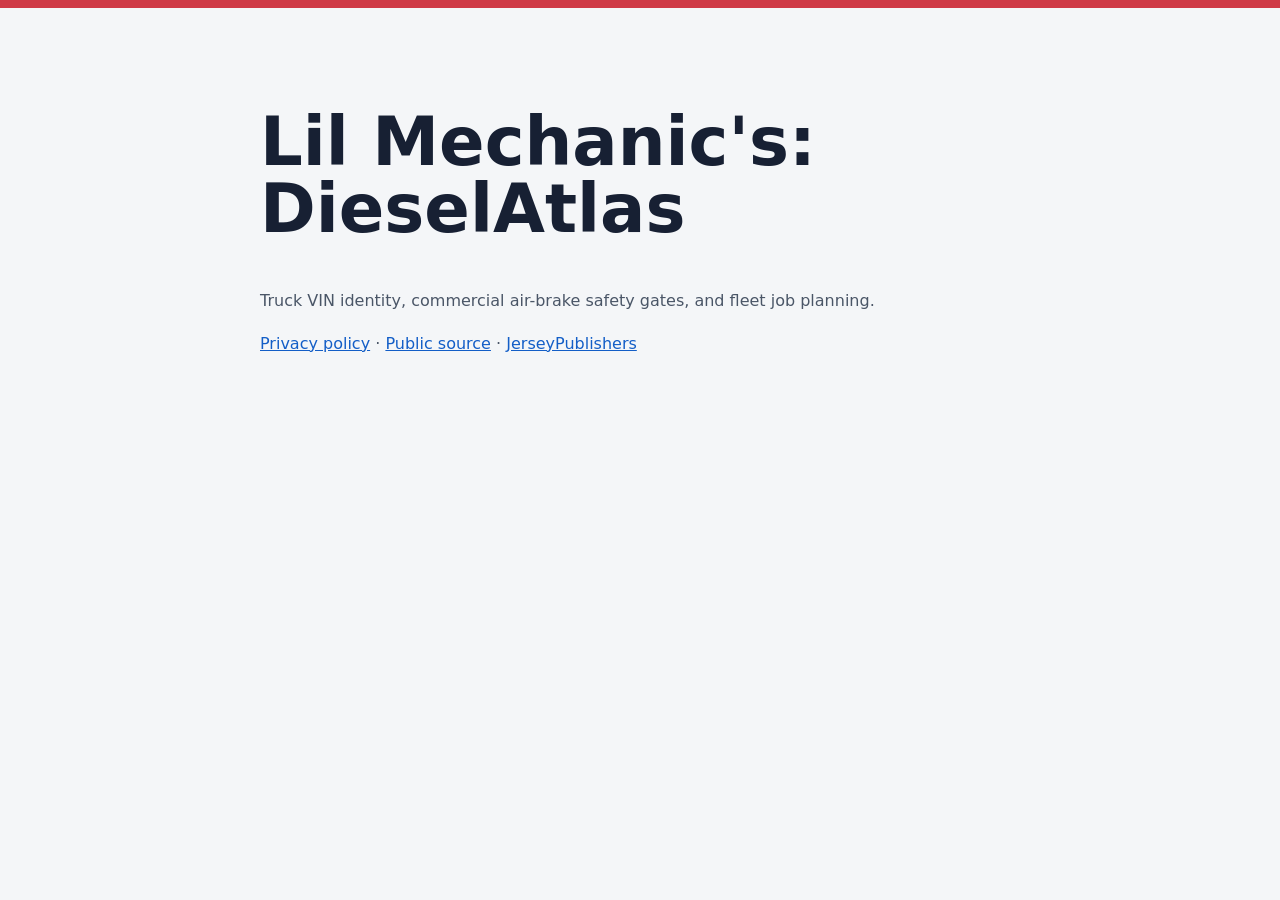
<file: docs/index.html>
<!doctype html>
<html lang="en">
<head>
  <meta charset="utf-8">
  <meta name="viewport" content="width=device-width, initial-scale=1">
  <title>DieselAtlas - JerseyPublishers</title>
  <style>
    :root { font-family: system-ui, sans-serif; color: #172033; background: #f4f6f8; }
    body { margin: 0; border-top: 8px solid #cf3a46; }
    main { width: min(760px, calc(100% - 32px)); margin: 0 auto; padding: 56px 0 80px; }
    h1 { font-size: clamp(2.2rem, 7vw, 4.2rem); line-height: 1; }
    p { line-height: 1.65; color: #4a5667; }
    a { color: #135ec7; }
  </style>
</head>
<body>
  <main>
    <h1>Lil Mechanic's: DieselAtlas</h1>
    <p>Truck VIN identity, commercial air-brake safety gates, and fleet job planning.</p>
    <p><a href="privacy-policy.html">Privacy policy</a> · <a href="https://github.com/BuiltByDasilva/diesel-atlas">Public source</a> · <a href="https://JerseyPublishers.com">JerseyPublishers</a></p>
  </main>
</body>
</html>
</file>
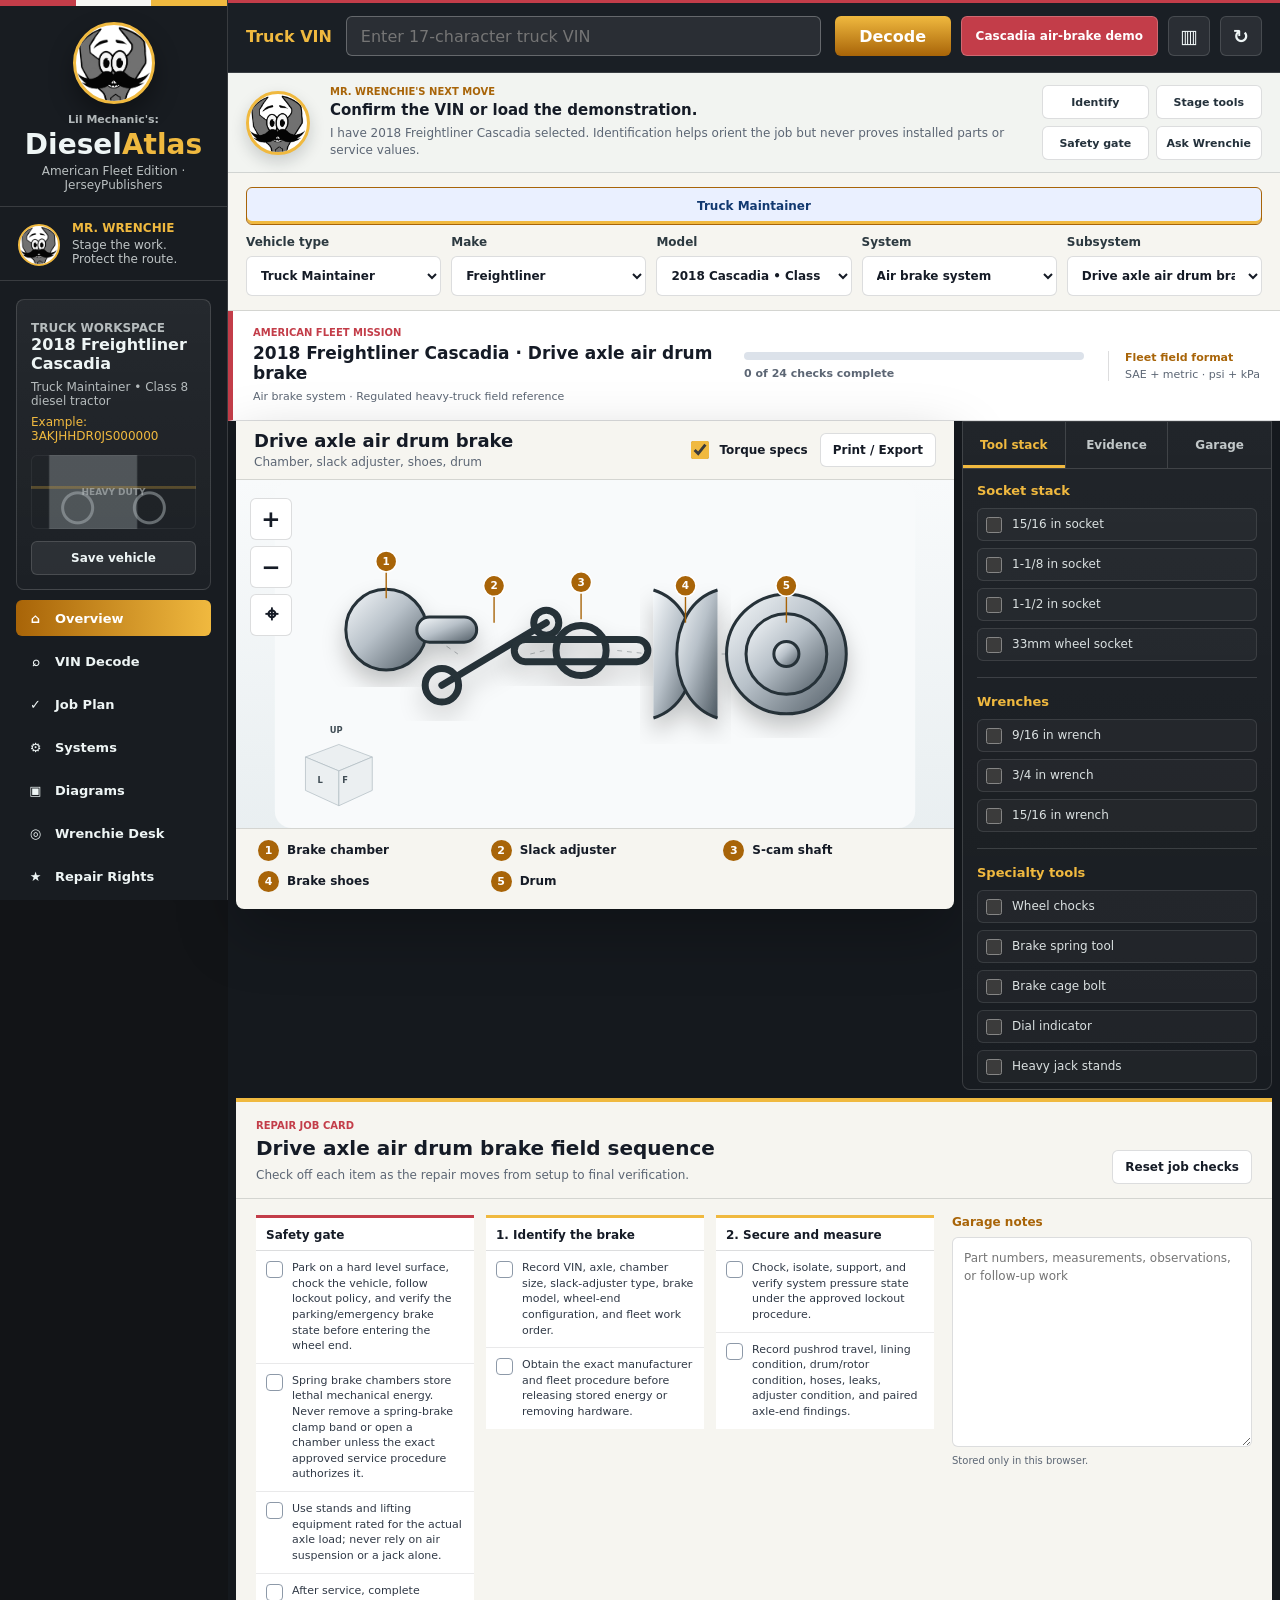
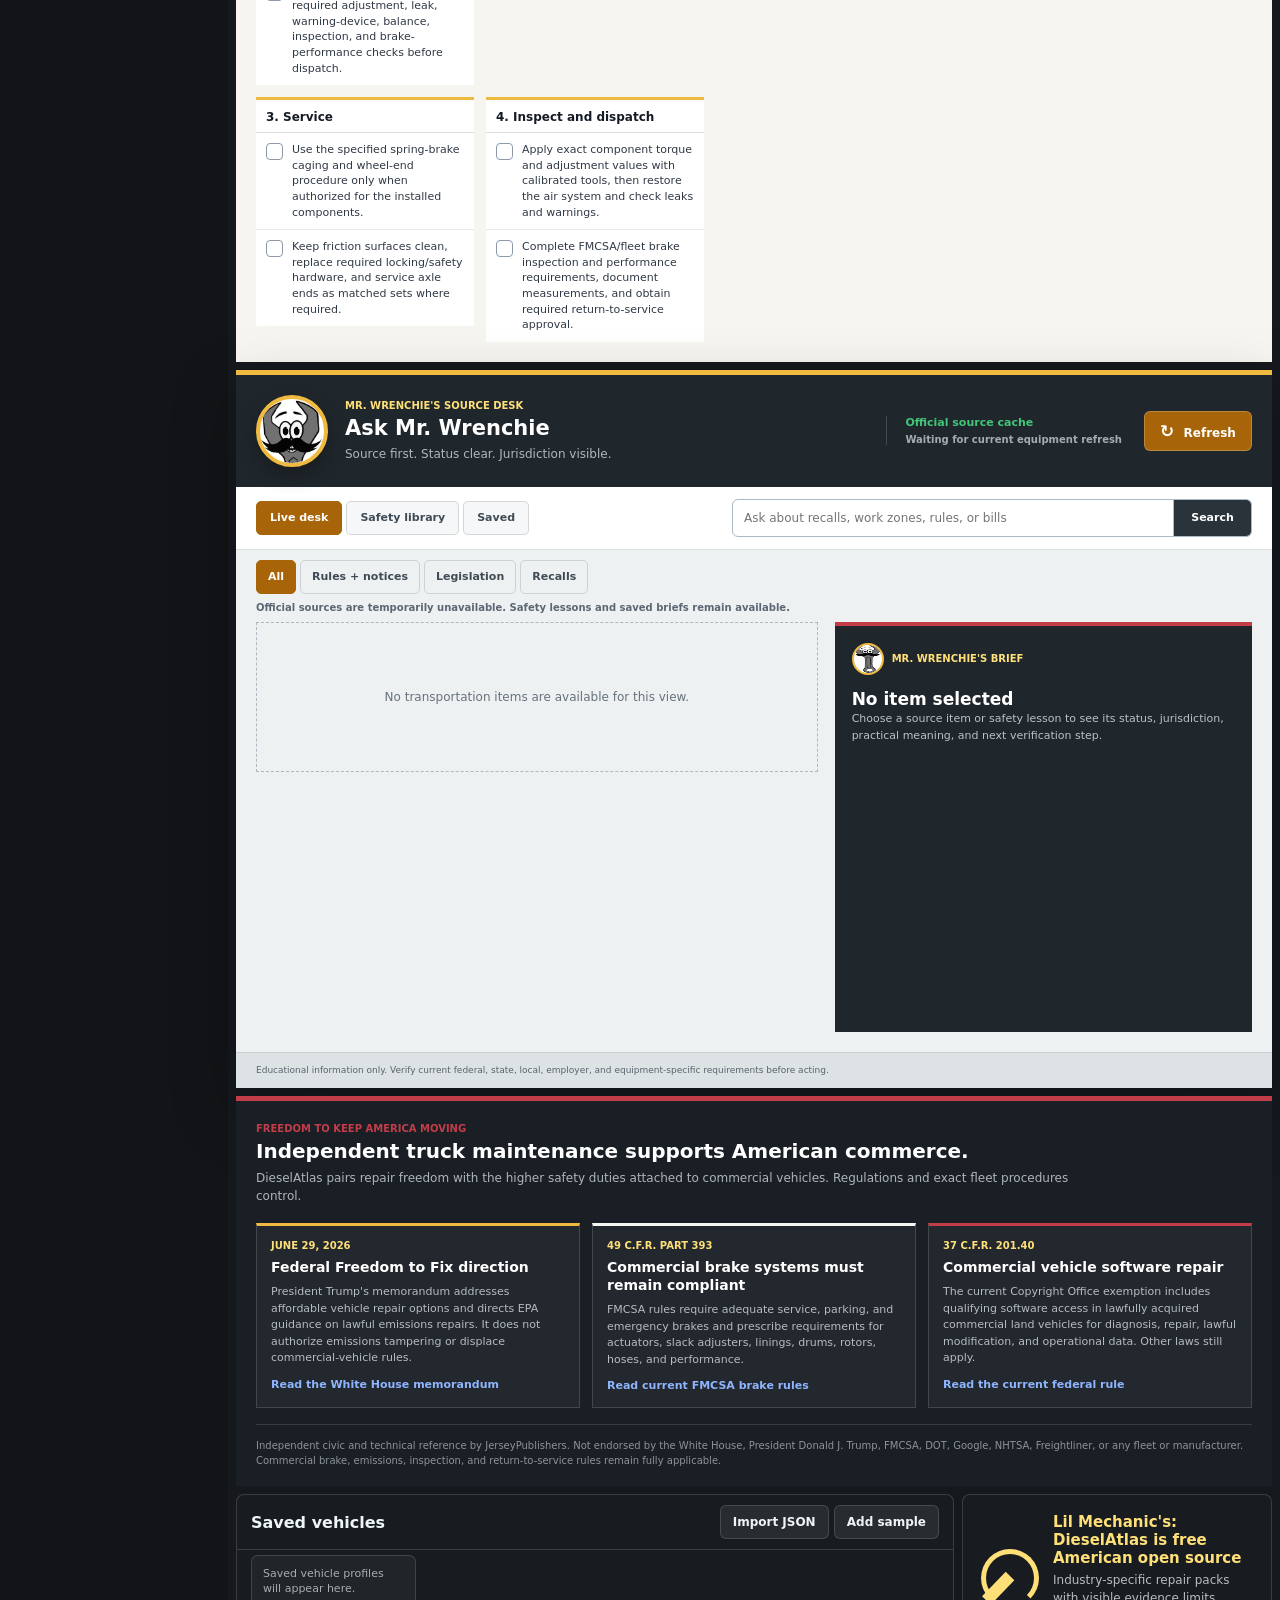
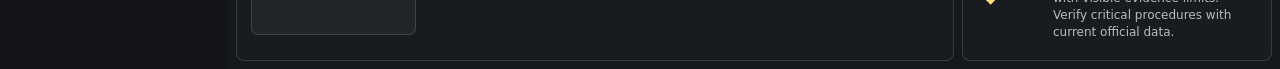
<file: app.html>
<!doctype html>
<html lang="en">
  <head>
    <meta charset="utf-8">
    <meta name="viewport" content="width=device-width, initial-scale=1">
    <title>Lil Mechanic's: WrenchAtlas</title>
    <link rel="icon" href="assets/icon-32.png" sizes="32x32">
    <link rel="stylesheet" href="styles.css">
  </head>
  <body>
    <main id="app" class="atlas-shell" data-surface="full">
      <aside class="brand-rail" aria-label="Workspace navigation">
        <div class="usa-stripe" aria-hidden="true"></div>
        <section class="brand-lockup">
          <span class="brand-mascot-frame" aria-hidden="true">
            <img src="assets/mr-wrenchie.png" alt="">
          </span>
          <div>
            <h1><span class="family-prefix">Lil Mechanic's:</span><span class="product-name">Wrench<span>Atlas</span></span></h1>
            <p id="editionLabel">American Garage Edition</p>
          </div>
        </section>

        <button class="mascot-card" id="mascotGuideButton" type="button" aria-label="Ask Mr. Wrenchie for the next repair step">
          <span class="mascot-thumb" aria-hidden="true"><img src="assets/mr-wrenchie.png" alt=""></span>
          <div>
            <strong id="mascotName">Mr. Wrenchie</strong>
            <span id="mascotTagline">Tap me for the next smart move.</span>
          </div>
        </button>

        <section class="workspace-card">
          <p class="rail-label" id="workspaceLabel">Vehicle workspace</p>
          <h2 id="railVehicleTitle">2001 Corolla</h2>
          <p id="railVehicleMeta">Car reference pack</p>
          <p class="vin-chip" id="railVin">VIN: not decoded</p>
          <div class="vehicle-etch" aria-hidden="true"></div>
          <button class="ghost-button" id="saveVehicleButton" type="button">Save vehicle</button>
        </section>

        <nav class="rail-nav" aria-label="Main sections">
          <button class="active" type="button" data-jump="overview">
            <span class="nav-icon">⌂</span> Overview
          </button>
          <button type="button" data-jump="vin">
            <span class="nav-icon">⌕</span> <span id="identifierNavLabel">VIN Decode</span>
          </button>
          <button type="button" data-jump="mission">
            <span class="nav-icon">✓</span> Job Plan
          </button>
          <button type="button" data-jump="systems">
            <span class="nav-icon">⚙</span> Systems
          </button>
          <button type="button" data-jump="diagrams">
            <span class="nav-icon">▣</span> Diagrams
          </button>
          <button type="button" data-jump="wrenchie">
            <span class="nav-icon">◎</span> Wrenchie Desk
          </button>
          <button type="button" data-jump="rights">
            <span class="nav-icon">★</span> Repair Rights
          </button>
          <button type="button" data-jump="source">
            <span class="nav-icon">↗</span> Evidence
          </button>
        </nav>

        <section class="status-card">
          <strong id="statusTitle">Built for American repair freedom</strong>
          <span id="statusText">Free, open source, ad-free, and locally saved.</span>
        </section>

        <footer class="rail-footer">
          <span>Lil Mechanic's: WrenchAtlas</span>
          <span>v2.0.0</span>
          <button id="themeToggle" type="button" aria-label="Toggle high contrast">◐</button>
        </footer>
      </aside>

      <section class="workspace-main">
        <header class="topbar" id="vin">
          <form class="vin-form" id="vinForm">
            <label for="vinInput" id="identifierLabel">VIN decode</label>
            <input id="vinInput" name="vin" autocomplete="off" inputmode="latin" spellcheck="false" placeholder="Enter 17-character VIN">
            <button id="lookupButton" type="submit">Decode</button>
          </form>
          <button class="demo-button" id="demoButton" type="button">Load industry demo</button>
          <button class="icon-button" id="openDataButton" type="button" title="Import open repair data" aria-label="Import open repair data">▥</button>
          <button class="icon-button" id="resetButton" type="button" title="Reset workspace">↻</button>
        </header>

        <section class="wrenchie-coach" id="wrenchieCoach" aria-labelledby="wrenchieCoachTitle">
          <button class="coach-mascot" id="wrenchieCoachMascot" type="button" aria-label="Repeat Mr. Wrenchie's guidance">
            <img src="assets/mr-wrenchie.png" alt="Mr. Wrenchie, the Lil Mechanic's repair guide">
          </button>
          <div class="coach-copy" aria-live="polite">
            <span>Mr. Wrenchie's next move</span>
            <strong id="wrenchieCoachTitle">Confirm the equipment before reaching for a tool.</strong>
            <p id="wrenchieCoachMessage">Use the identifier check or load the verified industry demonstration.</p>
          </div>
          <div class="coach-actions" aria-label="Mr. Wrenchie shortcuts">
            <button type="button" data-coach-action="identify">Identify</button>
            <button type="button" data-coach-action="tools">Stage tools</button>
            <button type="button" data-coach-action="safety">Safety gate</button>
            <button type="button" data-coach-action="ask">Ask Wrenchie</button>
          </div>
        </section>

        <section class="selector-deck" id="overview" aria-label="Vehicle and system selectors">
          <div class="mode-strip" id="modeStrip" role="tablist" aria-label="Vehicle mode"></div>
          <label class="select-card">
            <span>Vehicle type</span>
            <select id="typeSelect"></select>
          </label>
          <label class="select-card">
            <span>Make</span>
            <select id="makeSelect"></select>
          </label>
          <label class="select-card">
            <span>Model</span>
            <select id="vehicleSelect"></select>
          </label>
          <label class="select-card">
            <span>System</span>
            <select id="systemSelect"></select>
          </label>
          <label class="select-card">
            <span>Subsystem</span>
            <select id="subsystemSelect"></select>
          </label>
        </section>

        <section class="mission-strip" id="mission" aria-labelledby="missionSummary">
          <div class="mission-copy">
            <span id="missionKicker">American garage mission</span>
            <h2 id="missionSummary">Identify. Tool up. Verify. Repair.</h2>
            <p id="missionMeta">Select a repair to build the job card.</p>
          </div>
          <div class="mission-meter" aria-live="polite">
            <div class="mission-track" aria-hidden="true"><span id="missionProgressBar"></span></div>
            <strong id="missionProgress">0 of 0 checks complete</strong>
          </div>
          <div class="mission-standard">
            <strong id="missionStandardTitle">U.S. field format</strong>
            <span id="missionStandardText">SAE + metric • ft-lb + N-m</span>
          </div>
        </section>

        <section class="workbench-grid">
          <section class="diagram-panel" id="diagrams">
            <div class="panel-heading">
              <div>
                <h2 id="diagramTitle">Exploded view</h2>
                <p id="diagramSubtitle">Original open reference schematic</p>
              </div>
              <div class="diagram-actions">
                <label class="toggle-row">
                  <input id="torqueToggle" type="checkbox" checked>
                  <span>Torque specs</span>
                </label>
                <button class="soft-button" id="printButton" type="button">Print / Export</button>
              </div>
            </div>
            <div class="diagram-stage">
              <div class="zoom-stack" aria-label="Diagram controls">
                <button type="button" id="zoomIn">+</button>
                <button type="button" id="zoomOut">−</button>
                <button type="button" id="zoomReset">⌖</button>
              </div>
              <svg id="diagramSvg" role="img" aria-labelledby="diagramTitle diagramSubtitle" viewBox="0 0 920 500"></svg>
            </div>
            <ol class="parts-legend" id="partsLegend"></ol>
          </section>

          <aside class="tool-panel" id="systems">
            <div class="tool-tabs" role="tablist" aria-label="Tool panel tabs">
              <button class="active" type="button" data-panel="tools">Tool stack</button>
              <button type="button" data-panel="data">Evidence</button>
              <button type="button" data-panel="saved">Garage</button>
            </div>
            <div id="toolContent"></div>
          </aside>
        </section>

        <section class="field-workflow" id="workflow" aria-labelledby="workflowTitle">
          <div class="workflow-heading">
            <div>
              <span>Repair job card</span>
              <h2 id="workflowTitle">Field sequence</h2>
              <p>Check off each item as the repair moves from setup to final verification.</p>
            </div>
            <button class="soft-button" id="resetJobButton" type="button">Reset job checks</button>
          </div>
          <div class="workflow-layout">
            <div class="repair-checklist" id="repairChecklist"></div>
            <label class="job-notes">
              <span>Garage notes</span>
              <textarea id="jobNotes" maxlength="2000" placeholder="Part numbers, measurements, observations, or follow-up work"></textarea>
              <small>Stored only in this browser.</small>
            </label>
          </div>
        </section>

        <section class="wrenchie-desk" id="wrenchie" aria-labelledby="wrenchieTitle">
          <header class="wrenchie-header">
            <div class="wrenchie-identity">
              <button class="wrenchie-avatar" id="wrenchieDeskMascotButton" type="button" title="Ask Mr. Wrenchie" aria-label="Ask Mr. Wrenchie a source-backed question">
                <img src="assets/mr-wrenchie.png" alt="">
              </button>
              <div>
                <span class="wrenchie-kicker">Mr. Wrenchie's source desk</span>
                <h2 id="wrenchieTitle">Ask Mr. Wrenchie</h2>
                <p id="wrenchiePromise">Source first. Status clear. Jurisdiction visible.</p>
              </div>
            </div>
            <div class="wrenchie-source-health" aria-live="polite">
              <span id="wrenchieSourceHealth">Official source cache</span>
              <strong id="wrenchieLastUpdated">Waiting for first refresh</strong>
            </div>
            <button class="wrenchie-refresh" id="wrenchieRefreshButton" type="button" title="Refresh official transportation sources">
              <span aria-hidden="true">↻</span> Refresh
            </button>
          </header>

          <div class="wrenchie-toolbar">
            <div class="wrenchie-view-tabs" role="tablist" aria-label="Wrenchie desk view">
              <button class="active" type="button" data-wrenchie-view="live" role="tab" aria-selected="true">Live desk</button>
              <button type="button" data-wrenchie-view="learn" role="tab" aria-selected="false">Safety library</button>
              <button type="button" data-wrenchie-view="saved" role="tab" aria-selected="false">Saved</button>
            </div>
            <form class="wrenchie-search" id="wrenchieSearchForm" role="search">
              <label class="sr-only" for="wrenchieSearchInput">Ask or search Wrenchie</label>
              <input id="wrenchieSearchInput" type="search" autocomplete="off" placeholder="Ask about recalls, work zones, rules, or bills">
              <button type="submit">Search</button>
            </form>
          </div>

          <div class="wrenchie-filter-row" id="wrenchieFilterRow" aria-label="Transportation desk filters">
            <button class="active" type="button" data-wrenchie-filter="all">All</button>
            <button type="button" data-wrenchie-filter="rules">Rules + notices</button>
            <button type="button" data-wrenchie-filter="legislation">Legislation</button>
            <button type="button" data-wrenchie-filter="recalls">Recalls</button>
          </div>

          <p class="wrenchie-status" id="wrenchieStatus" aria-live="polite"></p>

          <div class="wrenchie-layout">
            <div class="wrenchie-feed" id="wrenchieFeedList" aria-label="Wrenchie transportation items"></div>
            <aside class="wrenchie-brief" id="wrenchieBrief" aria-live="polite"></aside>
          </div>

          <footer class="wrenchie-boundary" id="wrenchieBoundary">
            Educational information only. Verify current federal, state, local, employer, and equipment-specific requirements before acting.
          </footer>
        </section>

        <section class="rights-band" id="rights" aria-labelledby="rightsTitle">
          <header class="rights-heading">
            <span id="rightsKicker">Freedom to fix</span>
            <h2 id="rightsTitle">Repair ownership is an American garage principle.</h2>
            <p id="rightsIntro">WrenchAtlas supports owners, independent mechanics, competition, and responsible repairs. These sourced facts are civic information, not legal advice.</p>
          </header>
          <div class="rights-grid" id="rightsGrid"></div>
          <p class="affiliation-note" id="affiliationNote"></p>
        </section>

        <section class="lower-grid">
          <section class="saved-strip">
            <div class="panel-heading compact">
              <h2>Saved vehicles</h2>
              <div>
                <input class="file-input" id="importInput" type="file" accept="application/json,.json">
                <button class="soft-button" id="importButton" type="button">Import JSON</button>
                <button class="soft-button" id="addSampleButton" type="button">Add sample</button>
              </div>
            </div>
            <div class="saved-list" id="savedList"></div>
          </section>

          <section class="opensource-card" id="source">
            <div class="opensource-icon" aria-hidden="true"></div>
            <div>
              <strong id="opensourceTitle">Free American open source</strong>
              <span id="opensourceText">Community-maintained repair packs with visible evidence limits. Verify critical procedures with official service data.</span>
            </div>
          </section>
        </section>
      </section>
    </main>

    <script src="variant.js"></script>
    <script src="data/vehicles.js"></script>
    <script src="data/wrenchie-knowledge.js"></script>
    <script src="app.js"></script>
  </body>
</html>
</file>
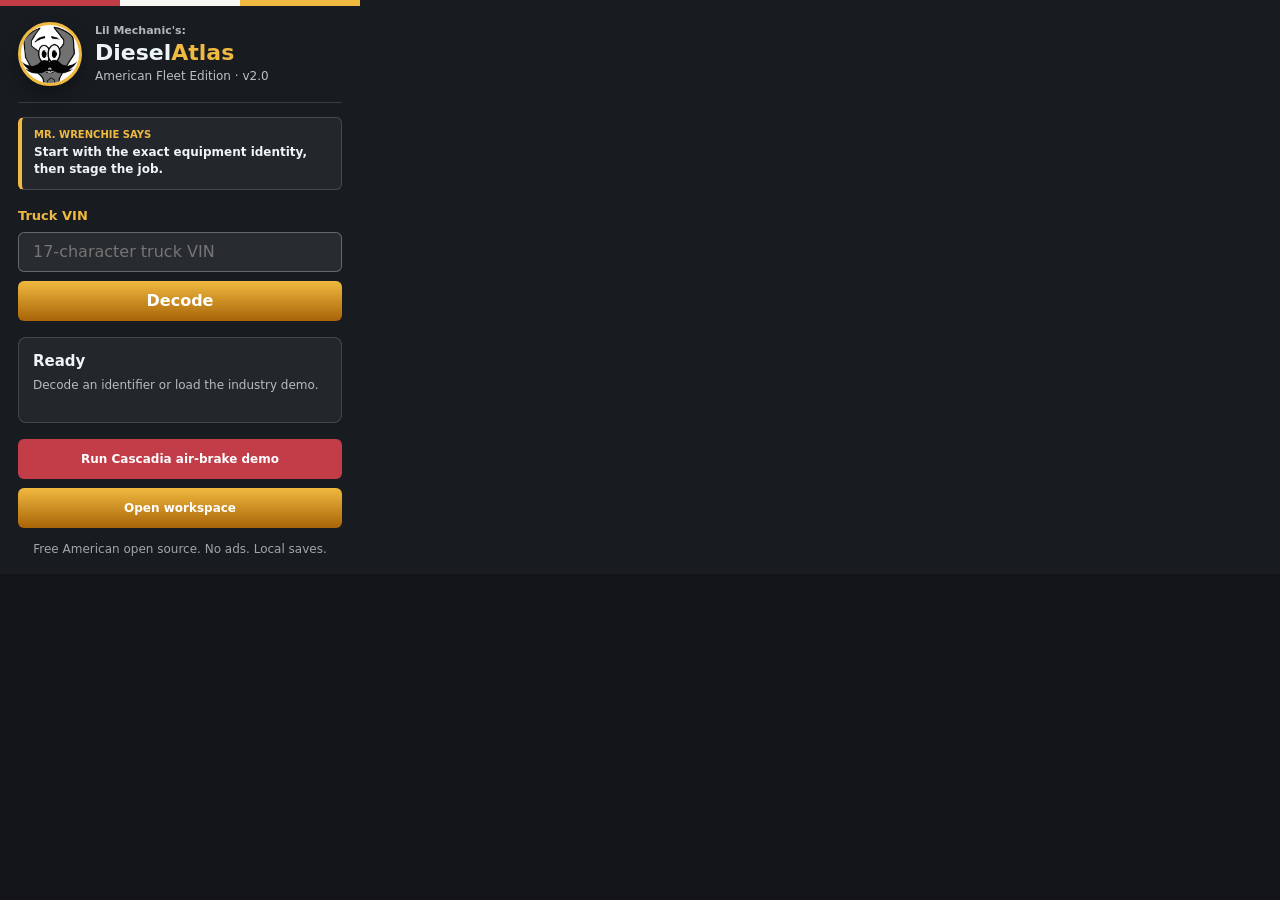
<file: popup.html>
<!doctype html>
<html lang="en">
  <head>
    <meta charset="utf-8">
    <meta name="viewport" content="width=device-width, initial-scale=1">
    <title>Lil Mechanic's: WrenchAtlas</title>
    <link rel="icon" href="assets/icon-32.png" sizes="32x32">
    <link rel="stylesheet" href="styles.css">
  </head>
  <body class="popup-body">
    <main class="popup-shell">
      <div class="usa-stripe" aria-hidden="true"></div>
      <section class="popup-head">
        <button class="popup-mascot" id="popupWrenchieButton" type="button" aria-label="Ask Mr. Wrenchie what to do next">
          <img src="assets/mr-wrenchie.png" alt="">
        </button>
        <div>
          <h1><span class="family-prefix">Lil Mechanic's:</span><span class="product-name">Wrench<span>Atlas</span></span></h1>
          <p id="popupEdition">American Field Edition · v2.0</p>
        </div>
      </section>
      <button class="popup-wrenchie-guide" id="popupWrenchieGuide" type="button">
        <span>Mr. Wrenchie says</span>
        <strong id="popupWrenchieMessage">Start with the exact equipment identity, then stage the job.</strong>
      </button>
      <form class="popup-vin" id="popupVinForm">
        <label for="popupVinInput" id="popupIdentifierLabel">Vehicle identifier</label>
        <input id="popupVinInput" placeholder="Enter identifier" autocomplete="off" spellcheck="false">
        <button id="popupLookupButton" type="submit">Check</button>
      </form>
      <section class="popup-result" id="popupResult">
        <strong>Ready</strong>
        <span id="popupReadyText">Check an identifier or load the industry demo.</span>
      </section>
      <button class="primary-wide demo-wide" id="openIndustryDemo" type="button">Load industry demo</button>
      <button class="primary-wide" id="openWorkspace" type="button">Open workspace</button>
      <p class="popup-foot" id="popupFoot">Free American open source. No ads. Local saves.</p>
    </main>
    <script src="variant.js"></script>
    <script src="popup.js"></script>
  </body>
</html>
</file>
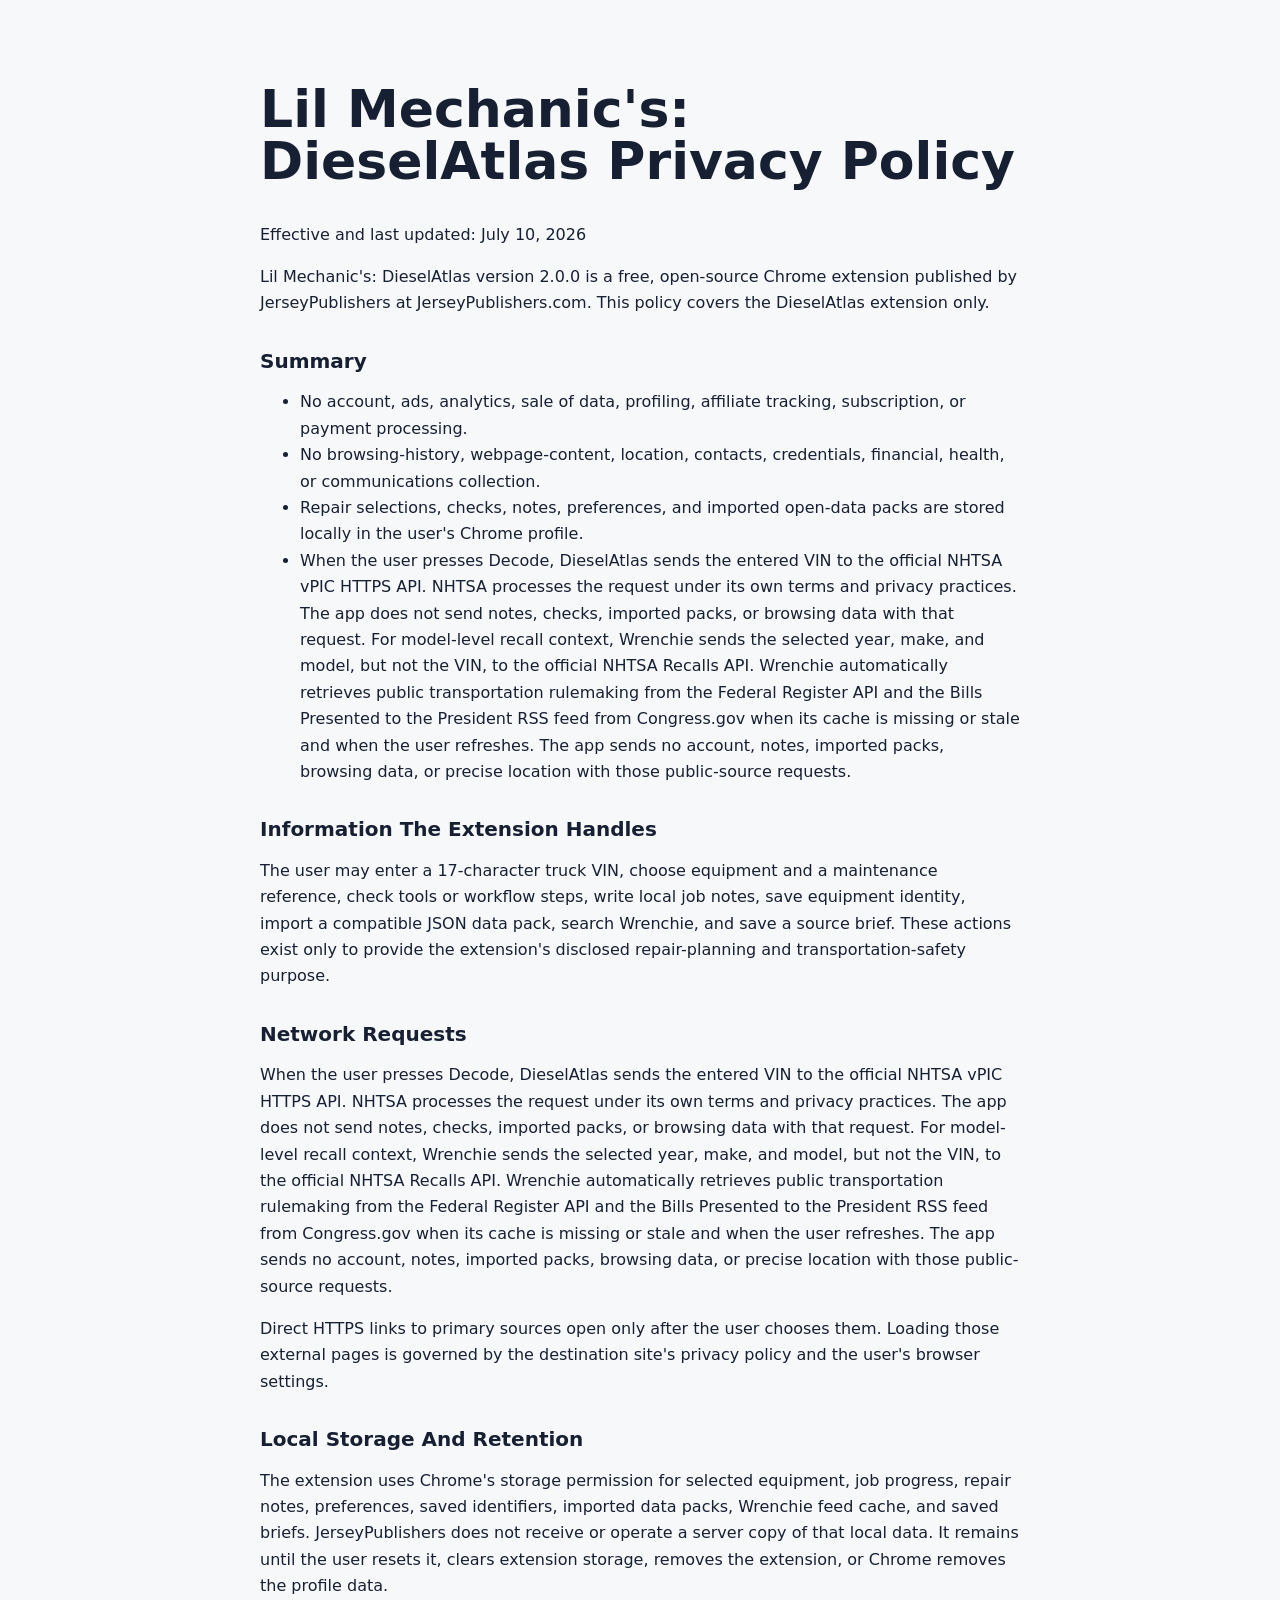
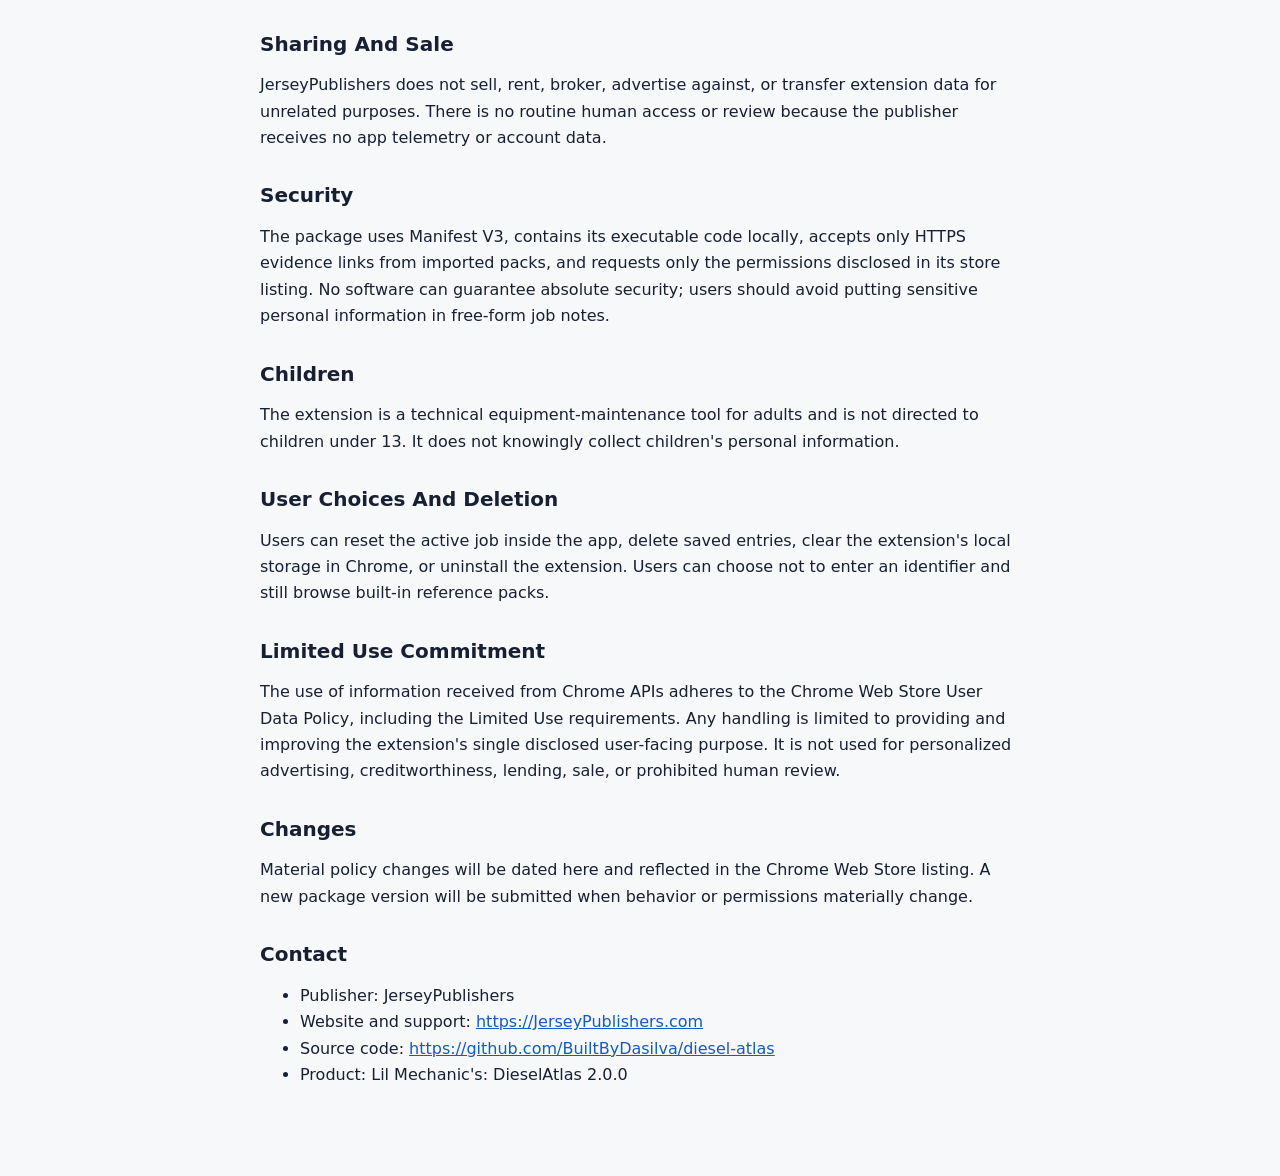
<file: docs/privacy-policy.html>
<!doctype html>
<html lang="en">
<head>
  <meta charset="utf-8">
  <meta name="viewport" content="width=device-width, initial-scale=1">
  <meta name="color-scheme" content="light dark">
  <title>Lil Mechanic&#x27;s: DieselAtlas Privacy Policy</title>
  <style>
    :root { font-family: system-ui, sans-serif; color: #172033; background: #f7f8fa; }
    body { margin: 0; }
    main { width: min(760px, calc(100% - 32px)); margin: 0 auto; padding: 48px 0 72px; }
    h1 { font-size: clamp(2rem, 7vw, 3.25rem); line-height: 1; }
    h2 { margin-top: 2rem; font-size: 1.25rem; }
    p, li { line-height: 1.65; }
    a { color: #145ac4; }
    @media (prefers-color-scheme: dark) { :root { color: #edf3ff; background: #11151b; } a { color: #78aaff; } }
  </style>
</head>
<body>
  <main>
<h1>Lil Mechanic&#x27;s: DieselAtlas Privacy Policy</h1>
<p>Effective and last updated: July 10, 2026</p>
<p>Lil Mechanic&#x27;s: DieselAtlas version 2.0.0 is a free, open-source Chrome extension published by JerseyPublishers at JerseyPublishers.com. This policy covers the DieselAtlas extension only.</p>
<h2>Summary</h2>
<ul>
<li>No account, ads, analytics, sale of data, profiling, affiliate tracking, subscription, or payment processing.</li>
<li>No browsing-history, webpage-content, location, contacts, credentials, financial, health, or communications collection.</li>
<li>Repair selections, checks, notes, preferences, and imported open-data packs are stored locally in the user&#x27;s Chrome profile.</li>
<li>When the user presses Decode, DieselAtlas sends the entered VIN to the official NHTSA vPIC HTTPS API. NHTSA processes the request under its own terms and privacy practices. The app does not send notes, checks, imported packs, or browsing data with that request. For model-level recall context, Wrenchie sends the selected year, make, and model, but not the VIN, to the official NHTSA Recalls API. Wrenchie automatically retrieves public transportation rulemaking from the Federal Register API and the Bills Presented to the President RSS feed from Congress.gov when its cache is missing or stale and when the user refreshes. The app sends no account, notes, imported packs, browsing data, or precise location with those public-source requests.</li>
</ul>
<h2>Information The Extension Handles</h2>
<p>The user may enter a 17-character truck VIN, choose equipment and a maintenance reference, check tools or workflow steps, write local job notes, save equipment identity, import a compatible JSON data pack, search Wrenchie, and save a source brief. These actions exist only to provide the extension&#x27;s disclosed repair-planning and transportation-safety purpose.</p>
<h2>Network Requests</h2>
<p>When the user presses Decode, DieselAtlas sends the entered VIN to the official NHTSA vPIC HTTPS API. NHTSA processes the request under its own terms and privacy practices. The app does not send notes, checks, imported packs, or browsing data with that request. For model-level recall context, Wrenchie sends the selected year, make, and model, but not the VIN, to the official NHTSA Recalls API. Wrenchie automatically retrieves public transportation rulemaking from the Federal Register API and the Bills Presented to the President RSS feed from Congress.gov when its cache is missing or stale and when the user refreshes. The app sends no account, notes, imported packs, browsing data, or precise location with those public-source requests.</p>
<p>Direct HTTPS links to primary sources open only after the user chooses them. Loading those external pages is governed by the destination site&#x27;s privacy policy and the user&#x27;s browser settings.</p>
<h2>Local Storage And Retention</h2>
<p>The extension uses Chrome&#x27;s storage permission for selected equipment, job progress, repair notes, preferences, saved identifiers, imported data packs, Wrenchie feed cache, and saved briefs. JerseyPublishers does not receive or operate a server copy of that local data. It remains until the user resets it, clears extension storage, removes the extension, or Chrome removes the profile data.</p>
<h2>Sharing And Sale</h2>
<p>JerseyPublishers does not sell, rent, broker, advertise against, or transfer extension data for unrelated purposes. There is no routine human access or review because the publisher receives no app telemetry or account data.</p>
<h2>Security</h2>
<p>The package uses Manifest V3, contains its executable code locally, accepts only HTTPS evidence links from imported packs, and requests only the permissions disclosed in its store listing. No software can guarantee absolute security; users should avoid putting sensitive personal information in free-form job notes.</p>
<h2>Children</h2>
<p>The extension is a technical equipment-maintenance tool for adults and is not directed to children under 13. It does not knowingly collect children&#x27;s personal information.</p>
<h2>User Choices And Deletion</h2>
<p>Users can reset the active job inside the app, delete saved entries, clear the extension&#x27;s local storage in Chrome, or uninstall the extension. Users can choose not to enter an identifier and still browse built-in reference packs.</p>
<h2>Limited Use Commitment</h2>
<p>The use of information received from Chrome APIs adheres to the Chrome Web Store User Data Policy, including the Limited Use requirements. Any handling is limited to providing and improving the extension&#x27;s single disclosed user-facing purpose. It is not used for personalized advertising, creditworthiness, lending, sale, or prohibited human review.</p>
<h2>Changes</h2>
<p>Material policy changes will be dated here and reflected in the Chrome Web Store listing. A new package version will be submitted when behavior or permissions materially change.</p>
<h2>Contact</h2>
<ul>
<li>Publisher: JerseyPublishers</li>
<li>Website and support: <a href="https://JerseyPublishers.com">https://JerseyPublishers.com</a></li>
<li>Source code: <a href="https://github.com/BuiltByDasilva/diesel-atlas">https://github.com/BuiltByDasilva/diesel-atlas</a></li>
<li>Product: Lil Mechanic&#x27;s: DieselAtlas 2.0.0</li>
</ul>
  </main>
</body>
</html>
</file>
<file: styles.css>
:root {
  color-scheme: dark;
  --bg: #121417;
  --rail: #181c21;
  --rail-2: #242a31;
  --panel: #f7f7f4;
  --panel-2: #e8ecf1;
  --ink: #151b26;
  --muted: #5c6674;
  --line: rgba(255, 255, 255, 0.14);
  --dark-line: rgba(11, 17, 23, 0.14);
  --teal: #2f6fed;
  --teal-2: #174ea6;
  --yellow: #f0c34e;
  --red: #d13f48;
  --green: #41c67a;
  --shadow: 0 24px 60px rgba(0, 0, 0, 0.26);
  --radius: 8px;
  --font: Inter, ui-sans-serif, system-ui, -apple-system, BlinkMacSystemFont, "Segoe UI", sans-serif;
}

* {
  box-sizing: border-box;
}

.sr-only {
  position: absolute;
  width: 1px;
  height: 1px;
  padding: 0;
  margin: -1px;
  overflow: hidden;
  clip: rect(0, 0, 0, 0);
  white-space: nowrap;
  border: 0;
}

[hidden] {
  display: none !important;
}

html,
body {
  margin: 0;
  min-height: 100%;
  background: var(--bg);
  font-family: var(--font);
  letter-spacing: 0;
}

body {
  color: #eef5f5;
}

body[data-industry="truck"] {
  --teal: #f0b93f;
  --teal-2: #a86408;
  --red: #c33d49;
  --yellow: #ffe078;
  --panel: #f6f5f0;
  --panel-2: #ece9df;
}

body[data-industry="boat"] {
  --teal: #10a8b6;
  --teal-2: #06727d;
  --red: #e34e62;
  --yellow: #f2c94c;
  --panel: #f4faf9;
  --panel-2: #e3efee;
}

body[data-industry="plane"] {
  --teal: #5d8fee;
  --teal-2: #28539f;
  --red: #df5b43;
  --yellow: #f1c65b;
  --panel: #f7f8fa;
  --panel-2: #e8ecf2;
}

body[data-industry="train"] {
  --teal: #62b57e;
  --teal-2: #287247;
  --red: #c54a3d;
  --yellow: #f0bd43;
  --panel: #f6f6f2;
  --panel-2: #e8e8df;
}

button,
input,
select {
  font: inherit;
}

button {
  cursor: pointer;
}

.atlas-shell {
  min-height: 100vh;
  display: grid;
  grid-template-columns: 228px minmax(0, 1fr);
  background: linear-gradient(90deg, #121417 0 228px, #15191e 228px);
}

.brand-rail {
  position: sticky;
  top: 0;
  height: 100vh;
  display: flex;
  flex-direction: column;
  border-right: 1px solid var(--line);
  background: var(--rail);
  overflow: auto;
}

.usa-stripe {
  width: 100%;
  height: 6px;
  flex: 0 0 6px;
  background: linear-gradient(90deg, var(--red) 0 33.333%, #f7f7f4 33.333% 66.666%, var(--teal) 66.666%);
}

.brand-lockup {
  padding: 16px 18px 14px;
  border-bottom: 1px solid var(--line);
  display: grid;
  place-items: center;
  text-align: center;
  gap: 10px;
}

.brand-lockup h1,
.popup-head h1 {
  margin: 0;
  font-size: 28px;
  line-height: 1;
  font-weight: 850;
  letter-spacing: 0;
}

.brand-lockup h1 .product-name > span,
.popup-head h1 .product-name > span {
  color: var(--teal);
}

.family-prefix,
.product-name {
  display: block;
}

.family-prefix {
  margin-bottom: 5px;
  color: rgba(238, 245, 245, 0.72);
  font-size: 11px;
  font-weight: 800;
  line-height: 1.1;
}

.brand-mascot-frame,
.mascot-thumb,
.popup-mascot,
.coach-mascot,
.wrenchie-avatar,
.wrenchie-brief-mascot img {
  overflow: hidden;
  background: #ffffff;
}

.brand-mascot-frame {
  width: 82px;
  height: 82px;
  border: 3px solid var(--teal);
  border-radius: 50%;
  box-shadow: 0 12px 24px rgba(0, 0, 0, 0.36);
}

.brand-mascot-frame img,
.mascot-thumb img,
.popup-mascot img,
.coach-mascot img,
.wrenchie-avatar img,
.wrenchie-brief-mascot img {
  display: block;
  width: 100%;
  height: auto;
}

.brand-lockup p,
.popup-head p {
  margin: 5px 0 0;
  color: rgba(238, 245, 245, 0.76);
  font-size: 12px;
}

.torque-mark {
  width: 92px;
  height: 92px;
  position: relative;
  filter: drop-shadow(0 12px 24px rgba(0, 0, 0, 0.42));
}

.torque-mark::before,
.torque-mark::after {
  content: "";
  position: absolute;
  left: 39px;
  top: 4px;
  width: 14px;
  height: 86px;
  background: linear-gradient(#dfe7e9, #6f7d83 54%, #202b31);
  border: 1px solid rgba(255, 255, 255, 0.48);
  transform-origin: 50% 82%;
  border-radius: 10px 10px 4px 4px;
}

.torque-mark::before {
  transform: rotate(-25deg);
}

.torque-mark::after {
  transform: rotate(25deg);
}

.torque-mark span,
.mini-mark {
  display: block;
  position: absolute;
  inset: 25px;
  border: 10px solid #c7d1d5;
  border-top-color: var(--teal);
  border-bottom-color: var(--red);
  border-radius: 50%;
  background: var(--rail);
  box-shadow: inset 0 0 0 5px #111e24;
}

.mini-mark {
  position: relative;
  inset: auto;
  width: 34px;
  height: 34px;
  flex: 0 0 auto;
  border-width: 5px;
  box-shadow: inset 0 0 0 2px #111e24;
}

.mini-mark::before,
.mini-mark::after {
  content: "";
  position: absolute;
  width: 7px;
  height: 35px;
  left: 9px;
  top: -9px;
  background: linear-gradient(#eef5f5, #60717a);
  border-radius: 7px;
  transform-origin: 50% 78%;
  z-index: -1;
}

.mini-mark::before {
  transform: rotate(-26deg);
}

.mini-mark::after {
  transform: rotate(26deg);
}

.mascot-card {
  width: 100%;
  display: flex;
  gap: 12px;
  align-items: center;
  padding: 14px 18px;
  border: 0;
  border-bottom: 1px solid var(--line);
  background: transparent;
  color: #eef5f5;
  text-align: left;
  transition: background 160ms ease;
}

.mascot-card:hover,
.mascot-card:focus-visible {
  background: rgba(255, 255, 255, 0.07);
  outline: none;
}

.mascot-thumb {
  width: 42px;
  height: 42px;
  flex: 0 0 42px;
  border: 2px solid var(--teal);
  border-radius: 50%;
}

.mascot-card strong {
  display: block;
  color: var(--teal);
  font-size: 12px;
  text-transform: uppercase;
}

.mascot-card span {
  display: block;
  margin-top: 3px;
  color: rgba(238, 245, 245, 0.78);
  font-size: 12px;
}

.workspace-card {
  margin: 18px 16px 10px;
  padding: 14px;
  border: 1px solid var(--line);
  border-radius: var(--radius);
  background: linear-gradient(180deg, rgba(255, 255, 255, 0.06), rgba(255, 255, 255, 0.02));
}

.rail-label {
  margin: 0 0 10px;
  color: var(--teal);
  font-size: 12px;
  font-weight: 800;
  text-transform: uppercase;
}

.workspace-card h2 {
  margin: 0;
  font-size: 16px;
  line-height: 1.2;
}

.workspace-card p {
  margin: 7px 0 0;
  color: rgba(238, 245, 245, 0.72);
  font-size: 12px;
}

.vin-chip {
  color: var(--teal) !important;
  word-break: break-word;
}

.vehicle-etch {
  position: relative;
  display: grid;
  place-items: center;
  height: 74px;
  margin: 12px 0;
  border-radius: 6px;
  border: 1px solid rgba(255, 255, 255, 0.08);
  background:
    linear-gradient(12deg, transparent 42%, rgba(17, 200, 195, 0.2) 43%, transparent 44%),
    radial-gradient(ellipse at 28% 65%, transparent 0 21px, rgba(222, 232, 235, 0.48) 22px 24px, transparent 25px),
    radial-gradient(ellipse at 73% 65%, transparent 0 21px, rgba(222, 232, 235, 0.48) 22px 24px, transparent 25px),
    linear-gradient(162deg, transparent 30%, rgba(222, 232, 235, 0.35) 31% 32%, transparent 33%),
    linear-gradient(18deg, transparent 21%, rgba(222, 232, 235, 0.35) 22% 23%, transparent 24%);
  opacity: 0.75;
}

.vehicle-etch::before {
  content: "AUTO";
  color: rgba(238, 245, 245, 0.6);
  font-size: 9px;
  font-weight: 900;
}

body[data-industry="truck"] .vehicle-etch {
  background:
    linear-gradient(0deg, transparent 0 54%, rgba(240, 185, 63, 0.36) 55% 58%, transparent 59%),
    linear-gradient(90deg, transparent 10%, rgba(222, 232, 235, 0.34) 11% 64%, transparent 65%),
    radial-gradient(circle at 28% 72%, transparent 0 13px, rgba(222, 232, 235, 0.5) 14px 16px, transparent 17px),
    radial-gradient(circle at 72% 72%, transparent 0 13px, rgba(222, 232, 235, 0.5) 14px 16px, transparent 17px);
}

body[data-industry="truck"] .vehicle-etch::before {
  content: "HEAVY DUTY";
}

body[data-industry="boat"] .vehicle-etch {
  background:
    linear-gradient(165deg, transparent 35%, rgba(222, 232, 235, 0.46) 36% 39%, transparent 40%),
    repeating-linear-gradient(0deg, transparent 0 13px, rgba(16, 168, 182, 0.28) 14px 16px);
}

body[data-industry="boat"] .vehicle-etch::before {
  content: "MARINE";
}

body[data-industry="plane"] .vehicle-etch {
  background:
    linear-gradient(90deg, transparent 8%, rgba(222, 232, 235, 0.4) 9% 91%, transparent 92%),
    linear-gradient(45deg, transparent 43%, rgba(93, 143, 238, 0.34) 44% 47%, transparent 48%),
    linear-gradient(135deg, transparent 43%, rgba(93, 143, 238, 0.34) 44% 47%, transparent 48%);
}

body[data-industry="plane"] .vehicle-etch::before {
  content: "AVIATION";
}

body[data-industry="train"] .vehicle-etch {
  background:
    linear-gradient(90deg, transparent 8%, rgba(98, 181, 126, 0.34) 9% 91%, transparent 92%),
    repeating-linear-gradient(90deg, transparent 0 18px, rgba(222, 232, 235, 0.32) 19px 22px),
    linear-gradient(0deg, transparent 30%, rgba(222, 232, 235, 0.38) 31% 35%, transparent 36% 64%, rgba(222, 232, 235, 0.38) 65% 69%, transparent 70%);
}

body[data-industry="train"] .vehicle-etch::before {
  content: "RAIL";
}

.ghost-button,
.soft-button,
.icon-button,
.primary-wide {
  border: 1px solid var(--line);
  background: rgba(255, 255, 255, 0.07);
  color: #eef5f5;
  border-radius: 6px;
  min-height: 34px;
  padding: 0 12px;
  font-size: 12px;
  font-weight: 750;
}

.ghost-button {
  width: 100%;
}

.ghost-button:hover,
.soft-button:hover,
.icon-button:hover {
  border-color: rgba(17, 200, 195, 0.55);
}

.rail-nav {
  padding: 0 16px;
  display: grid;
  gap: 7px;
}

.rail-nav button {
  display: flex;
  align-items: center;
  gap: 10px;
  width: 100%;
  border: 0;
  border-radius: 6px;
  min-height: 36px;
  padding: 0 10px;
  background: transparent;
  color: #eef5f5;
  font-size: 13px;
  font-weight: 720;
  text-align: left;
}

.rail-nav button.active {
  background: linear-gradient(90deg, var(--teal-2), var(--teal));
  color: white;
}

.nav-icon {
  width: 19px;
  display: inline-grid;
  place-items: center;
  font-weight: 900;
}

.status-card {
  margin: auto 16px 12px;
  padding: 13px;
  border: 1px solid var(--line);
  border-radius: var(--radius);
  background: rgba(255, 255, 255, 0.04);
}

.status-card strong {
  display: block;
  color: var(--green);
  font-size: 13px;
}

.status-card span {
  display: block;
  margin-top: 5px;
  color: rgba(238, 245, 245, 0.72);
  font-size: 12px;
}

.rail-footer {
  min-height: 44px;
  padding: 0 16px;
  border-top: 1px solid var(--line);
  display: flex;
  align-items: center;
  gap: 9px;
  color: rgba(238, 245, 245, 0.68);
  font-size: 12px;
}

.rail-footer button {
  margin-left: auto;
  width: 30px;
  height: 30px;
  border: 0;
  background: transparent;
  color: #eef5f5;
}

.workspace-main {
  min-width: 0;
  display: flex;
  flex-direction: column;
  background: #15191e;
}

.topbar {
  min-height: 64px;
  display: grid;
  grid-template-columns: minmax(0, 1fr) auto 42px 42px;
  gap: 10px;
  padding: 16px 18px;
  border-bottom: 1px solid var(--line);
  background: #1a1f25;
  box-shadow: inset 0 3px 0 var(--red);
}

.wrenchie-coach {
  min-height: 90px;
  display: grid;
  grid-template-columns: 68px minmax(260px, 1fr) auto;
  align-items: center;
  gap: 16px;
  padding: 12px 18px;
  border-bottom: 1px solid var(--dark-line);
  background: #f2f4f1;
  color: var(--ink);
}

.coach-mascot {
  width: 64px;
  height: 64px;
  padding: 0;
  border: 3px solid var(--teal);
  border-radius: 50%;
  box-shadow: 0 7px 16px rgba(18, 27, 36, 0.18);
}

.coach-copy {
  min-width: 0;
}

.coach-copy > span {
  display: block;
  color: var(--teal-2);
  font-size: 10px;
  font-weight: 900;
  text-transform: uppercase;
}

.coach-copy strong {
  display: block;
  margin-top: 4px;
  color: var(--ink);
  font-size: 15px;
  line-height: 1.25;
}

.coach-copy p {
  margin: 5px 0 0;
  color: var(--muted);
  font-size: 12px;
  line-height: 1.4;
}

.coach-actions {
  display: grid;
  grid-template-columns: repeat(2, minmax(92px, 1fr));
  gap: 7px;
}

.coach-actions button {
  min-height: 34px;
  padding: 0 10px;
  border: 1px solid var(--dark-line);
  border-radius: 6px;
  background: #ffffff;
  color: #24313b;
  font-size: 11px;
  font-weight: 800;
  white-space: nowrap;
}

.coach-actions button:hover,
.coach-actions button:focus-visible {
  border-color: var(--teal-2);
  color: var(--teal-2);
  outline: none;
  box-shadow: 0 0 0 2px color-mix(in srgb, var(--teal) 22%, transparent);
}

.vin-form {
  display: grid;
  grid-template-columns: auto minmax(180px, 1fr) 116px;
  align-items: center;
  gap: 14px;
}

.vin-form label {
  color: var(--teal);
  font-size: 16px;
  font-weight: 850;
}

.vin-form input,
.popup-vin input {
  min-height: 40px;
  border: 1px solid rgba(255, 255, 255, 0.28);
  border-radius: 6px;
  background: rgba(255, 255, 255, 0.07);
  color: #eef5f5;
  padding: 0 14px;
  outline: none;
}

.vin-form input:focus,
.popup-vin input:focus,
select:focus {
  border-color: var(--teal);
  box-shadow: 0 0 0 3px rgba(47, 111, 237, 0.18);
}

.vin-form button,
.popup-vin button,
.primary-wide {
  min-height: 40px;
  border: 0;
  border-radius: 6px;
  background: linear-gradient(180deg, var(--teal), var(--teal-2));
  color: white;
  font-weight: 850;
}

.icon-button {
  min-height: 40px;
  padding: 0;
  font-size: 19px;
}

.demo-button {
  min-height: 40px;
  padding: 0 14px;
  border: 1px solid rgba(255, 255, 255, 0.22);
  border-radius: 6px;
  background: var(--red);
  color: white;
  font-size: 12px;
  font-weight: 850;
  white-space: nowrap;
}

.demo-button:hover,
.demo-button:focus-visible {
  background: #b92c35;
}

.selector-deck {
  display: grid;
  grid-template-columns: repeat(5, minmax(132px, 1fr));
  gap: 10px;
  padding: 14px 18px;
  background: var(--panel);
  border-bottom: 1px solid var(--dark-line);
  color: var(--ink);
}

.mode-strip {
  grid-column: 1 / -1;
  display: grid;
  grid-template-columns: repeat(auto-fit, minmax(130px, 1fr));
  gap: 6px;
}

.mode-strip button {
  min-height: 38px;
  padding: 0 9px;
  border: 1px solid var(--dark-line);
  border-radius: 6px;
  background: white;
  color: var(--ink);
  font-size: 12px;
  font-weight: 800;
}

.mode-strip button.active {
  border-color: var(--teal-2);
  background: #eaf0ff;
  color: #123970;
  box-shadow: inset 0 -3px 0 var(--teal);
}

.select-card {
  display: grid;
  gap: 7px;
  min-width: 0;
}

.select-card span {
  color: #2c3940;
  font-size: 12px;
  font-weight: 850;
}

select {
  width: 100%;
  min-height: 40px;
  border: 1px solid var(--dark-line);
  border-radius: 6px;
  background: white;
  color: var(--ink);
  padding: 0 10px;
  font-size: 12px;
  font-weight: 720;
  outline: none;
}

.mission-strip {
  display: grid;
  grid-template-columns: minmax(260px, 1fr) minmax(220px, 340px) auto;
  align-items: center;
  gap: 24px;
  padding: 16px 20px;
  border-bottom: 1px solid var(--dark-line);
  border-left: 5px solid var(--red);
  background: #ffffff;
  color: var(--ink);
}

.mission-copy span,
.workflow-heading > div > span,
.rights-heading > span {
  display: block;
  margin-bottom: 5px;
  color: var(--red);
  font-size: 10px;
  font-weight: 900;
  text-transform: uppercase;
}

.mission-copy h2 {
  margin: 0;
  color: var(--ink);
  font-size: 17px;
  line-height: 1.2;
}

.mission-copy p {
  margin: 5px 0 0;
  color: var(--muted);
  font-size: 11px;
  line-height: 1.4;
}

.mission-meter {
  display: grid;
  gap: 7px;
}

.mission-track {
  width: 100%;
  height: 8px;
  overflow: hidden;
  border-radius: 4px;
  background: #dce2ea;
}

.mission-track span {
  display: block;
  width: 0;
  height: 100%;
  background: linear-gradient(90deg, var(--teal), var(--red));
  transition: width 180ms ease;
}

.mission-meter strong,
.mission-standard strong,
.mission-standard span {
  display: block;
  font-size: 11px;
}

.mission-meter strong {
  color: var(--muted);
}

.mission-standard {
  min-width: 146px;
  padding-left: 16px;
  border-left: 1px solid var(--dark-line);
}

.mission-standard strong {
  color: var(--teal-2);
}

.mission-standard span {
  margin-top: 4px;
  color: var(--muted);
}

.workbench-grid {
  min-height: 0;
  display: grid;
  grid-template-columns: minmax(0, 1fr) 310px;
  align-items: start;
  gap: 8px;
  padding: 0 8px 8px;
  background: #15191e;
}

.diagram-panel {
  min-width: 0;
  background: var(--panel);
  color: var(--ink);
  border-radius: 0 0 var(--radius) var(--radius);
  overflow: hidden;
  box-shadow: var(--shadow);
}

.panel-heading {
  min-height: 56px;
  display: flex;
  align-items: center;
  justify-content: space-between;
  gap: 14px;
  padding: 10px 18px;
  border-bottom: 1px solid var(--dark-line);
}

.panel-heading.compact {
  min-height: 54px;
  padding: 10px 14px;
}

.panel-heading h2 {
  margin: 0;
  font-size: 18px;
  line-height: 1.1;
  color: var(--ink);
}

.panel-heading p {
  margin: 4px 0 0;
  color: var(--muted);
  font-size: 12px;
}

.diagram-actions {
  display: flex;
  align-items: center;
  gap: 12px;
  color: var(--ink);
}

.toggle-row {
  display: flex;
  align-items: center;
  gap: 7px;
  font-size: 12px;
  font-weight: 750;
  white-space: nowrap;
}

.toggle-row input {
  width: 18px;
  height: 18px;
  accent-color: var(--teal);
}

.soft-button {
  border-color: var(--dark-line);
  background: white;
  color: var(--ink);
  white-space: nowrap;
}

.diagram-stage {
  position: relative;
  height: 348px;
  background:
    linear-gradient(180deg, rgba(248, 250, 251, 0), rgba(224, 232, 235, 0.62)),
    #f8fafb;
}

.zoom-stack {
  position: absolute;
  left: 14px;
  top: 18px;
  z-index: 2;
  display: grid;
  gap: 6px;
}

.zoom-stack button {
  width: 42px;
  height: 42px;
  border: 1px solid var(--dark-line);
  border-radius: 6px;
  background: white;
  color: var(--ink);
  font-size: 23px;
  font-weight: 600;
}

#diagramSvg {
  display: block;
  width: 100%;
  height: 100%;
}

.diagram-bg {
  fill: #f8fafb;
}

.guide-line {
  stroke: rgba(22, 34, 42, 0.34);
  stroke-width: 1.25;
  stroke-dasharray: 7 7;
}

.part-art {
  fill: url("#metal");
  stroke: #253039;
  stroke-width: 3;
  filter: url("#drop");
}

.part-art line,
.part-art path,
.part-art rect,
.part-art circle,
.part-art polygon {
  vector-effect: non-scaling-stroke;
}

.part-art.caliper {
  fill: #a9b4ba;
}

.part-art.pad {
  fill: #20282e;
}

.part-art.clip,
.part-art.bolt,
.part-art.arm,
.part-art.shaft {
  fill: none;
  stroke-width: 7;
  stroke-linecap: round;
  stroke-linejoin: round;
}

.part-art.shield,
.part-art.panel {
  fill: #1f282d;
}

.part-art.electric {
  fill: #d8e1e4;
}

.part-art.marine {
  fill: #cdd9dd;
  stroke: #17494e;
}

.part-art.aircraft {
  fill: #dfe8ec;
  stroke: #27333a;
}

.callout {
  outline: 0;
}

.callout line {
  stroke: var(--teal-2);
  stroke-width: 2;
}

.callout circle {
  fill: var(--teal-2);
  stroke: white;
  stroke-width: 2;
}

.callout text {
  fill: white;
  font-size: 15px;
  font-weight: 850;
  text-anchor: middle;
}

.callout.selected circle {
  fill: var(--yellow);
}

.callout.selected text {
  fill: #1c1b0a;
}

.axis-cube {
  opacity: 0.86;
}

.axis-cube path {
  fill: #e9eef0;
  stroke: #a3b0b7;
}

.axis-cube text {
  fill: #23313a;
  font-size: 12px;
  font-weight: 900;
  text-anchor: middle;
}

.parts-legend {
  min-height: 66px;
  display: grid;
  grid-template-columns: repeat(3, minmax(0, 1fr));
  gap: 8px 12px;
  padding: 10px 16px 16px;
  margin: 0;
  list-style: none;
  border-top: 1px solid var(--dark-line);
}

.parts-legend button {
  display: flex;
  align-items: center;
  gap: 8px;
  width: 100%;
  border: 0;
  background: transparent;
  color: var(--ink);
  text-align: left;
  font-size: 12px;
  font-weight: 720;
}

.parts-legend span {
  display: inline-grid;
  place-items: center;
  width: 21px;
  height: 21px;
  border-radius: 50%;
  background: var(--teal-2);
  color: white;
  font-size: 11px;
  font-weight: 900;
  flex: 0 0 auto;
}

.tool-panel {
  min-width: 0;
  border: 1px solid var(--line);
  border-radius: 0 0 var(--radius) var(--radius);
  background:
    linear-gradient(180deg, rgba(255, 255, 255, 0.04), rgba(255, 255, 255, 0)),
    var(--rail);
  overflow: hidden;
}

.tool-tabs {
  display: grid;
  grid-template-columns: repeat(3, 1fr);
  min-height: 47px;
  border-bottom: 1px solid var(--line);
}

.tool-tabs button {
  border: 0;
  border-right: 1px solid var(--line);
  background: transparent;
  color: rgba(238, 245, 245, 0.78);
  font-size: 12px;
  font-weight: 750;
}

.tool-tabs button:last-child {
  border-right: 0;
}

.tool-tabs button.active {
  color: var(--teal);
  box-shadow: inset 0 -3px 0 var(--teal);
}

#toolContent {
  padding: 14px;
  max-height: 620px;
  overflow: auto;
}

.tool-section {
  padding: 0 0 16px;
  margin: 0 0 16px;
  border-bottom: 1px solid var(--line);
}

.tool-section:last-child {
  border-bottom: 0;
  margin-bottom: 0;
}

.tool-section h3 {
  margin: 0 0 10px;
  color: var(--teal);
  font-size: 13px;
}

.tool-section h4 {
  margin: 12px 0 7px;
  color: rgba(238, 245, 245, 0.86);
  font-size: 11px;
  text-transform: uppercase;
  letter-spacing: 0;
}

.tool-section.warning h3 {
  color: var(--yellow);
}

.tool-section.evidence h3 {
  color: var(--red);
}

.tool-section ul,
.source-list,
.part-notes {
  display: grid;
  gap: 8px;
  margin: 0;
  padding: 0;
  list-style: none;
}

.tool-section li {
  color: rgba(238, 245, 245, 0.9);
  font-size: 12px;
  line-height: 1.45;
}

.tool-section li span {
  float: right;
  color: rgba(238, 245, 245, 0.58);
}

.tool-checklist {
  display: grid;
  gap: 7px;
}

.tool-check {
  display: grid;
  grid-template-columns: 18px minmax(0, 1fr);
  align-items: start;
  gap: 8px;
  padding: 7px 8px;
  border: 1px solid rgba(255, 255, 255, 0.1);
  border-radius: 6px;
  background: rgba(255, 255, 255, 0.035);
  color: rgba(238, 245, 245, 0.9);
  font-size: 12px;
  line-height: 1.4;
  cursor: pointer;
}

.tool-check input {
  width: 16px;
  height: 16px;
  margin: 1px 0 0;
  accent-color: var(--green);
}

.tool-check:has(input:checked) {
  border-color: rgba(65, 198, 122, 0.42);
  background: rgba(65, 198, 122, 0.1);
}

.tool-check:has(input:checked) span {
  color: rgba(238, 245, 245, 0.62);
  text-decoration: line-through;
}

.source-list li span {
  display: block;
  float: none;
  margin-top: 3px;
}

.source-list a {
  display: inline-flex;
  width: fit-content;
  margin-top: 6px;
  color: var(--teal);
  font-size: 11px;
  font-weight: 800;
  text-decoration: none;
}

.tool-section p,
.quiet {
  margin: 0;
  color: rgba(238, 245, 245, 0.74);
  font-size: 12px;
  line-height: 1.48;
}

.part-notes li {
  padding: 8px;
  border-radius: 6px;
  background: rgba(255, 255, 255, 0.04);
}

.part-notes li.selected {
  background: rgba(255, 216, 79, 0.16);
}

.part-notes strong,
.part-notes span {
  display: block;
  float: none !important;
}

.part-notes span {
  margin-top: 3px;
}

.data-pill {
  display: inline-block;
  padding: 5px 7px;
  margin-bottom: 10px !important;
  border-radius: 6px;
  color: #062f31 !important;
  background: var(--teal);
  font-weight: 850;
}

.quality-box {
  display: grid;
  gap: 4px;
  padding: 10px;
  margin: 0 0 11px;
  border: 1px solid rgba(47, 111, 237, 0.34);
  border-radius: 7px;
  background: rgba(47, 111, 237, 0.1);
}

.quality-box strong {
  color: #eef5f5;
  font-size: 12px;
  line-height: 1.3;
}

.quality-box span,
.quality-box small {
  color: rgba(238, 245, 245, 0.72);
  font-size: 11px;
  line-height: 1.38;
}

.fact-list {
  display: grid;
  gap: 10px;
  margin: 0;
}

.fact-list div {
  display: grid;
  gap: 2px;
}

.fact-list dt {
  color: rgba(238, 245, 245, 0.58);
  font-size: 11px;
}

.fact-list dd {
  margin: 0;
  color: rgba(238, 245, 245, 0.92);
  font-size: 12px;
}

.field-workflow {
  margin: 0 8px 8px;
  border-top: 4px solid var(--teal);
  background: var(--panel);
  color: var(--ink);
}

.workflow-heading {
  display: flex;
  align-items: flex-end;
  justify-content: space-between;
  gap: 20px;
  padding: 18px 20px 14px;
  border-bottom: 1px solid var(--dark-line);
}

.workflow-heading h2,
.rights-heading h2 {
  margin: 0;
  font-size: 20px;
  line-height: 1.2;
}

.workflow-heading p,
.rights-heading p {
  margin: 6px 0 0;
  color: var(--muted);
  font-size: 12px;
  line-height: 1.5;
}

.workflow-layout {
  display: grid;
  grid-template-columns: minmax(0, 1fr) 300px;
  gap: 18px;
  padding: 16px 20px 20px;
}

.repair-checklist {
  display: grid;
  grid-template-columns: repeat(3, minmax(210px, 1fr));
  align-items: start;
  gap: 12px;
}

.workflow-phase {
  min-width: 0;
  border-top: 3px solid var(--teal);
  background: #ffffff;
}

.workflow-phase.safety-phase {
  border-top-color: var(--red);
}

.workflow-phase h3 {
  margin: 0;
  padding: 10px 10px 8px;
  border-bottom: 1px solid var(--dark-line);
  color: var(--ink);
  font-size: 12px;
}

.workflow-check {
  position: relative;
  display: grid;
  grid-template-columns: 18px minmax(0, 1fr);
  gap: 8px;
  padding: 9px 10px;
  border-bottom: 1px solid rgba(11, 17, 23, 0.09);
  color: #303946;
  font-size: 11px;
  line-height: 1.42;
  cursor: pointer;
}

.workflow-check:last-child {
  border-bottom: 0;
}

.workflow-check input {
  position: absolute;
  opacity: 0;
  pointer-events: none;
}

.check-marker {
  width: 17px;
  height: 17px;
  margin-top: 1px;
  border: 1.5px solid #8d99a8;
  border-radius: 4px;
  background: white;
}

.workflow-check input:checked + .check-marker {
  border-color: var(--green);
  background: var(--green);
  box-shadow: inset 0 0 0 4px white;
}

.workflow-check input:focus-visible + .check-marker {
  outline: 3px solid rgba(47, 111, 237, 0.26);
  outline-offset: 2px;
}

.workflow-check:has(input:checked) > span:last-child {
  color: #7c8794;
  text-decoration: line-through;
}

.job-notes {
  display: grid;
  align-content: start;
  gap: 8px;
  min-width: 0;
}

.job-notes > span {
  color: var(--teal-2);
  font-size: 12px;
  font-weight: 850;
}

.job-notes textarea {
  width: 100%;
  min-height: 210px;
  resize: vertical;
  border: 1px solid var(--dark-line);
  border-radius: 6px;
  background: white;
  color: var(--ink);
  padding: 11px;
  font: inherit;
  font-size: 12px;
  line-height: 1.5;
  outline: none;
}

.job-notes textarea:focus {
  border-color: var(--teal);
  box-shadow: 0 0 0 3px rgba(47, 111, 237, 0.18);
}

.job-notes small {
  color: var(--muted);
  font-size: 10px;
}

.wrenchie-desk {
  margin: 0 8px 8px;
  border-top: 5px solid var(--teal);
  background: #edf1f2;
  color: var(--ink);
  box-shadow: var(--shadow);
}

.wrenchie-header {
  min-height: 112px;
  display: grid;
  grid-template-columns: minmax(320px, 1fr) auto auto;
  align-items: center;
  gap: 22px;
  padding: 16px 20px;
  background: #20272c;
  color: #eef5f5;
}

.wrenchie-identity {
  min-width: 0;
  display: flex;
  align-items: center;
  gap: 17px;
}

.wrenchie-avatar {
  width: 72px;
  height: 72px;
  flex: 0 0 72px;
  padding: 0;
  border: 4px solid var(--teal);
  border-radius: 50%;
  box-shadow: 0 8px 20px rgba(0, 0, 0, 0.32);
  transition: transform 160ms ease, border-color 160ms ease;
}

.wrenchie-avatar:hover,
.wrenchie-avatar:focus-visible {
  border-color: var(--yellow);
  outline: none;
  transform: translateY(-2px);
}

.wrenchie-kicker {
  display: block;
  margin-bottom: 5px;
  color: var(--yellow);
  font-size: 10px;
  font-weight: 900;
  text-transform: uppercase;
}

.wrenchie-identity h2 {
  margin: 0;
  color: #ffffff;
  font-size: 21px;
  line-height: 1.2;
  overflow-wrap: anywhere;
}

.wrenchie-identity p {
  margin: 6px 0 0;
  color: rgba(238, 245, 245, 0.7);
  font-size: 12px;
}

.wrenchie-source-health {
  min-width: 210px;
  padding-left: 18px;
  border-left: 1px solid rgba(255, 255, 255, 0.16);
}

.wrenchie-source-health span,
.wrenchie-source-health strong {
  display: block;
}

.wrenchie-source-health span {
  color: var(--green);
  font-size: 11px;
  font-weight: 850;
}

.wrenchie-source-health strong {
  margin-top: 5px;
  color: rgba(238, 245, 245, 0.65);
  font-size: 10px;
  font-weight: 650;
}

.wrenchie-refresh {
  min-width: 108px;
  min-height: 40px;
  border: 1px solid rgba(255, 255, 255, 0.22);
  border-radius: 6px;
  background: var(--teal-2);
  color: #ffffff;
  font-size: 12px;
  font-weight: 850;
}

.wrenchie-refresh span {
  margin-right: 5px;
  font-size: 17px;
}

.wrenchie-refresh:disabled {
  cursor: wait;
  opacity: 0.64;
}

.wrenchie-toolbar {
  display: grid;
  grid-template-columns: auto minmax(280px, 520px);
  align-items: center;
  justify-content: space-between;
  gap: 18px;
  padding: 12px 20px;
  border-bottom: 1px solid var(--dark-line);
  background: #ffffff;
}

.wrenchie-view-tabs,
.wrenchie-filter-row {
  display: flex;
  align-items: center;
  gap: 4px;
}

.wrenchie-view-tabs button,
.wrenchie-filter-row button {
  min-height: 34px;
  border: 1px solid var(--dark-line);
  border-radius: 5px;
  background: #f5f7f8;
  color: #3f4b55;
  font-size: 11px;
  font-weight: 800;
  white-space: nowrap;
}

.wrenchie-view-tabs button {
  padding: 0 13px;
}

.wrenchie-view-tabs button.active,
.wrenchie-filter-row button.active {
  border-color: var(--teal-2);
  background: var(--teal-2);
  color: #ffffff;
}

.wrenchie-search {
  display: grid;
  grid-template-columns: minmax(0, 1fr) 78px;
}

.wrenchie-search input,
.wrenchie-search button {
  min-height: 38px;
  border: 1px solid #aeb8c0;
  font: inherit;
}

.wrenchie-search input {
  min-width: 0;
  border-radius: 6px 0 0 6px;
  background: #ffffff;
  color: var(--ink);
  padding: 0 11px;
  font-size: 12px;
  outline: none;
}

.wrenchie-search input:focus {
  position: relative;
  z-index: 1;
  border-color: var(--teal);
  box-shadow: 0 0 0 3px rgba(47, 111, 237, 0.18);
}

.wrenchie-search button {
  border-left: 0;
  border-radius: 0 6px 6px 0;
  background: #2a333a;
  color: #ffffff;
  font-size: 11px;
  font-weight: 850;
}

.wrenchie-filter-row {
  padding: 10px 20px 0;
}

.wrenchie-filter-row button {
  padding: 0 11px;
  background: transparent;
}

.wrenchie-status {
  min-height: 28px;
  margin: 0;
  padding: 8px 20px 5px;
  color: var(--muted);
  font-size: 10px;
  font-weight: 700;
}

.wrenchie-layout {
  display: grid;
  grid-template-columns: minmax(0, 1.15fr) minmax(310px, 0.85fr);
  gap: 14px;
  padding: 0 20px 20px;
}

.wrenchie-feed {
  min-width: 0;
  max-height: 590px;
  display: grid;
  align-content: start;
  gap: 8px;
  overflow: auto;
  padding-right: 3px;
}

.wrenchie-item {
  position: relative;
  min-width: 0;
  display: grid;
  grid-template-columns: minmax(0, 1fr) 42px;
  border: 1px solid #c7d0d5;
  border-left: 4px solid #7d8b94;
  border-radius: 6px;
  background: #ffffff;
}

.wrenchie-item.selected {
  border-color: var(--teal-2);
  border-left-color: var(--teal);
  box-shadow: inset 0 0 0 1px var(--teal-2);
}

.wrenchie-item-main,
.wrenchie-save-button {
  border: 0;
  background: transparent;
  color: var(--ink);
}

.wrenchie-item-main {
  min-width: 0;
  display: block;
  padding: 11px 10px 11px 12px;
  text-align: left;
}

.wrenchie-item-main strong,
.wrenchie-item-summary,
.wrenchie-item-main small {
  display: block;
  overflow-wrap: anywhere;
}

.wrenchie-item-main strong {
  margin-top: 7px;
  font-size: 13px;
  line-height: 1.3;
}

.wrenchie-item-summary {
  margin-top: 5px;
  color: #52606b;
  font-size: 11px;
  line-height: 1.45;
}

.wrenchie-item-main small {
  margin-top: 7px;
  color: #74808a;
  font-size: 9px;
  font-weight: 750;
  text-transform: uppercase;
}

.wrenchie-item-topline {
  display: flex;
  align-items: center;
  justify-content: space-between;
  gap: 10px;
  color: #7a858d;
  font-size: 9px;
}

.wrenchie-badge {
  display: inline-flex;
  width: fit-content;
  min-height: 22px;
  align-items: center;
  padding: 0 7px;
  border: 1px solid #acb6bd;
  border-radius: 4px;
  background: #edf1f2;
  color: #3e4a53;
  font-size: 9px;
  font-weight: 900;
  text-transform: uppercase;
}

.wrenchie-badge.active {
  border-color: #268b55;
  background: #e2f4e9;
  color: #17633b;
}

.wrenchie-badge.draft {
  border-color: #a97813;
  background: #fff3cf;
  color: #725006;
}

.wrenchie-badge.danger {
  border-color: #b62e3a;
  background: #fde6e8;
  color: #8f1f29;
}

.wrenchie-badge.guide {
  border-color: var(--teal-2);
  background: #e7efff;
  color: #173f7f;
}

.wrenchie-save-button {
  width: 42px;
  min-height: 42px;
  align-self: start;
  border-left: 1px solid #d6dde1;
  color: #66737c;
  font-size: 20px;
}

.wrenchie-save-button.saved {
  color: #9b6c08;
}

.wrenchie-save-button:focus-visible,
.wrenchie-item-main:focus-visible,
.wrenchie-view-tabs button:focus-visible,
.wrenchie-filter-row button:focus-visible,
.wrenchie-refresh:focus-visible {
  outline: 3px solid rgba(47, 111, 237, 0.28);
  outline-offset: 2px;
}

.wrenchie-empty {
  min-height: 150px;
  display: grid;
  place-items: center;
  padding: 24px;
  border: 1px dashed #aeb8c0;
  color: #66727c;
  text-align: center;
  font-size: 12px;
}

.wrenchie-brief {
  min-width: 0;
  min-height: 410px;
  padding: 17px;
  border-top: 4px solid var(--red);
  background: #20272c;
  color: #eef5f5;
  overflow-wrap: anywhere;
}

.wrenchie-brief-heading {
  display: flex;
  align-items: center;
  justify-content: space-between;
  gap: 12px;
}

.wrenchie-brief-mascot {
  display: inline-flex;
  align-items: center;
  gap: 8px;
}

.wrenchie-brief-mascot img {
  width: 32px;
  height: 32px;
  flex: 0 0 32px;
  border: 2px solid var(--teal);
  border-radius: 50%;
}

.wrenchie-brief-label {
  color: var(--yellow);
  font-size: 10px;
  font-weight: 900;
  text-transform: uppercase;
}

.wrenchie-brief h3 {
  margin: 9px 0 0;
  color: #ffffff;
  font-size: 17px;
  line-height: 1.3;
}

.wrenchie-brief h4 {
  margin: 0 0 5px;
  color: var(--teal);
  font-size: 10px;
  text-transform: uppercase;
}

.wrenchie-brief p {
  margin: 0;
  color: rgba(238, 245, 245, 0.75);
  font-size: 11px;
  line-height: 1.55;
}

.wrenchie-brief section {
  padding-top: 11px;
  margin-top: 11px;
  border-top: 1px solid rgba(255, 255, 255, 0.12);
}

.wrenchie-facts {
  display: grid;
  grid-template-columns: repeat(3, minmax(0, 1fr));
  gap: 8px;
  margin: 14px 0 0;
}

.wrenchie-facts div {
  min-width: 0;
  padding: 8px;
  border: 1px solid rgba(255, 255, 255, 0.12);
  background: rgba(255, 255, 255, 0.04);
}

.wrenchie-facts dt {
  color: rgba(238, 245, 245, 0.5);
  font-size: 8px;
  font-weight: 850;
  text-transform: uppercase;
}

.wrenchie-facts dd {
  margin: 4px 0 0;
  color: #eef5f5;
  font-size: 10px;
  line-height: 1.35;
}

.wrenchie-source-links {
  display: flex;
  flex-wrap: wrap;
  gap: 8px;
  margin-top: 15px;
}

.wrenchie-source-links a {
  display: inline-flex;
  min-height: 32px;
  align-items: center;
  padding: 0 10px;
  border: 1px solid rgba(255, 255, 255, 0.2);
  border-radius: 5px;
  color: #9fc0ff;
  font-size: 10px;
  font-weight: 850;
  text-decoration: none;
}

.wrenchie-source-links a:hover,
.wrenchie-source-links a:focus-visible {
  border-color: var(--teal);
  color: #ffffff;
}

.wrenchie-boundary {
  padding: 11px 20px;
  border-top: 1px solid #c8d0d5;
  background: #dde3e5;
  color: #58636c;
  font-size: 9px;
  line-height: 1.45;
}

.rights-band {
  margin: 0 8px 8px;
  padding: 22px 20px 18px;
  border-top: 5px solid var(--red);
  background: #1a1f25;
  color: #eef5f5;
}

.rights-heading {
  max-width: 820px;
}

.rights-heading h2 {
  color: #ffffff;
}

.rights-heading p {
  color: rgba(238, 245, 245, 0.7);
}

.rights-grid {
  display: grid;
  grid-template-columns: repeat(3, minmax(0, 1fr));
  gap: 12px;
  margin-top: 18px;
}

.rights-grid article {
  min-width: 0;
  padding: 14px;
  border: 1px solid rgba(255, 255, 255, 0.14);
  border-top: 3px solid var(--teal);
  background: rgba(255, 255, 255, 0.04);
}

.rights-grid article:nth-child(2) {
  border-top-color: #f7f7f4;
}

.rights-grid article:nth-child(3) {
  border-top-color: var(--red);
}

.source-date {
  display: block;
  color: var(--yellow);
  font-size: 10px;
  font-weight: 850;
  text-transform: uppercase;
}

.rights-grid h3 {
  margin: 7px 0 0;
  color: white;
  font-size: 14px;
  line-height: 1.3;
}

.rights-grid p {
  margin: 8px 0 0;
  color: rgba(238, 245, 245, 0.72);
  font-size: 11px;
  line-height: 1.5;
}

.rights-grid a {
  display: inline-flex;
  margin-top: 11px;
  color: #8eb5ff;
  font-size: 11px;
  font-weight: 800;
  text-decoration: none;
}

.rights-grid a:hover,
.rights-grid a:focus-visible {
  text-decoration: underline;
}

.affiliation-note {
  margin: 16px 0 0;
  padding-top: 13px;
  border-top: 1px solid rgba(255, 255, 255, 0.13);
  color: rgba(238, 245, 245, 0.54);
  font-size: 10px;
  line-height: 1.5;
}

.lower-grid {
  display: grid;
  grid-template-columns: minmax(0, 1fr) 310px;
  gap: 8px;
  padding: 0 8px 8px;
  background: #15191e;
}

.saved-strip,
.opensource-card {
  border-radius: var(--radius);
  border: 1px solid var(--line);
  background: var(--rail);
}

.saved-strip .panel-heading h2 {
  color: #eef5f5;
  font-size: 16px;
}

.saved-strip .panel-heading {
  border-bottom-color: var(--line);
}

.saved-strip .soft-button {
  background: rgba(255, 255, 255, 0.07);
  color: #eef5f5;
  border-color: var(--line);
}

.file-input {
  display: none;
}

.saved-list {
  display: grid;
  grid-template-columns: repeat(4, minmax(120px, 1fr));
  gap: 10px;
  padding: 0 14px 14px;
}

.saved-card,
.saved-empty {
  min-height: 80px;
  padding: 11px;
  border: 1px solid var(--line);
  border-radius: 7px;
  background: rgba(255, 255, 255, 0.04);
  color: #eef5f5;
}

.saved-card.active {
  border-color: var(--teal);
  box-shadow: inset 0 0 0 1px var(--teal);
}

.saved-card strong,
.saved-card span,
.saved-card small {
  display: block;
}

.saved-card strong {
  font-size: 12px;
  line-height: 1.25;
}

.saved-card span,
.saved-card small,
.saved-empty {
  margin-top: 5px;
  color: rgba(238, 245, 245, 0.66);
  font-size: 11px;
  line-height: 1.35;
}

.opensource-card {
  display: flex;
  align-items: center;
  gap: 14px;
  padding: 18px;
}

.opensource-icon {
  width: 58px;
  height: 58px;
  border: 5px solid var(--yellow);
  border-bottom-color: transparent;
  border-radius: 50%;
  position: relative;
  flex: 0 0 auto;
}

.opensource-icon::after {
  content: "";
  position: absolute;
  width: 12px;
  height: 34px;
  background: var(--yellow);
  left: 18px;
  top: 22px;
  transform: rotate(44deg);
  transform-origin: top center;
}

.opensource-card strong {
  display: block;
  color: var(--yellow);
  font-size: 15px;
}

.opensource-card span {
  display: block;
  margin-top: 5px;
  color: rgba(238, 245, 245, 0.74);
  font-size: 12px;
  line-height: 1.45;
}

.hide-torque .tool-section.warning {
  display: none;
}

.high-contrast {
  --teal: #6ea0ff;
  --teal-2: #2f6fed;
  --yellow: #ffe76b;
  --red: #ff6670;
}

.popup-body {
  min-width: 360px;
  min-height: 460px;
  background: var(--rail);
}

.popup-shell {
  width: 360px;
  padding: 18px;
}

.popup-shell > .usa-stripe {
  width: auto;
  margin: -18px -18px 16px;
}

.popup-head {
  display: flex;
  align-items: center;
  gap: 13px;
  padding-bottom: 16px;
  border-bottom: 1px solid var(--line);
}

.popup-head h1 {
  font-size: 22px;
}

.popup-mascot {
  width: 64px;
  height: 64px;
  flex: 0 0 64px;
  padding: 0;
  border: 3px solid var(--teal);
  border-radius: 50%;
  box-shadow: 0 8px 18px rgba(0, 0, 0, 0.34);
}

.popup-wrenchie-guide {
  width: 100%;
  display: block;
  margin: 14px 0 0;
  padding: 11px 12px;
  border: 1px solid rgba(255, 255, 255, 0.16);
  border-left: 4px solid var(--teal);
  border-radius: 6px;
  background: rgba(255, 255, 255, 0.05);
  color: #eef5f5;
  text-align: left;
}

.popup-wrenchie-guide span,
.popup-wrenchie-guide strong {
  display: block;
}

.popup-wrenchie-guide span {
  color: var(--teal);
  font-size: 10px;
  font-weight: 900;
  text-transform: uppercase;
}

.popup-wrenchie-guide strong {
  margin-top: 4px;
  font-size: 12px;
  line-height: 1.4;
}

.popup-wrenchie-guide:hover,
.popup-wrenchie-guide:focus-visible {
  background: rgba(255, 255, 255, 0.09);
  outline: none;
}

@keyframes wrenchie-wave {
  0%, 100% { transform: rotate(0deg) scale(1); }
  30% { transform: rotate(-7deg) scale(1.04); }
  65% { transform: rotate(7deg) scale(1.04); }
}

.wrenchie-wave img {
  animation: wrenchie-wave 520ms ease;
}

.popup-vin {
  display: grid;
  gap: 9px;
  margin-top: 18px;
}

.popup-vin label {
  color: var(--teal);
  font-size: 13px;
  font-weight: 850;
}

.popup-result {
  min-height: 86px;
  margin: 16px 0;
  padding: 14px;
  border: 1px solid var(--line);
  border-radius: var(--radius);
  background: rgba(255, 255, 255, 0.05);
}

.popup-result strong,
.popup-result span {
  display: block;
}

.popup-result strong {
  color: #eef5f5;
  font-size: 15px;
}

.popup-result span {
  margin-top: 7px;
  color: rgba(238, 245, 245, 0.72);
  font-size: 12px;
  line-height: 1.45;
}

.primary-wide {
  width: 100%;
}

.demo-wide {
  margin-bottom: 9px;
  background: var(--red);
}

.demo-wide:hover,
.demo-wide:focus-visible {
  background: #b92c35;
}

.popup-foot {
  margin: 14px 0 0;
  color: rgba(238, 245, 245, 0.64);
  font-size: 12px;
  text-align: center;
}

@media (max-width: 1120px) {
  .atlas-shell {
    grid-template-columns: 196px minmax(0, 1fr);
  }

  .selector-deck {
    grid-template-columns: repeat(3, minmax(0, 1fr));
  }

  .workbench-grid,
  .lower-grid,
  .wrenchie-layout {
    grid-template-columns: 1fr;
  }

  .wrenchie-feed {
    max-height: 520px;
  }

  .diagram-stage {
    height: 360px;
  }

  .repair-checklist {
    grid-template-columns: repeat(2, minmax(210px, 1fr));
  }

  .wrenchie-coach {
    grid-template-columns: 64px minmax(220px, 1fr);
  }

  .coach-actions {
    grid-column: 1 / -1;
    grid-template-columns: repeat(4, minmax(0, 1fr));
  }
}

@media (max-width: 760px) {
  .atlas-shell {
    display: block;
  }

  .brand-rail {
    position: relative;
    height: auto;
  }

  .rail-nav,
  .status-card,
  .rail-footer {
    display: none;
  }

  .topbar,
  .vin-form {
    grid-template-columns: 1fr;
  }

  .wrenchie-coach {
    grid-template-columns: 56px minmax(0, 1fr);
    align-items: start;
    padding: 12px;
  }

  .coach-mascot {
    width: 54px;
    height: 54px;
  }

  .coach-actions {
    grid-template-columns: repeat(2, minmax(0, 1fr));
  }

  .selector-deck,
  .mode-strip,
  .saved-list,
  .parts-legend,
  .mission-strip,
  .workflow-layout,
  .repair-checklist,
  .rights-grid,
  .wrenchie-header,
  .wrenchie-toolbar,
  .wrenchie-facts {
    grid-template-columns: 1fr;
  }

  .mission-strip {
    gap: 14px;
  }

  .mission-standard {
    padding: 12px 0 0;
    border-top: 1px solid var(--dark-line);
    border-left: 0;
  }

  .diagram-actions,
  .panel-heading,
  .workflow-heading {
    align-items: flex-start;
    flex-direction: column;
  }

  .field-workflow,
  .rights-band,
  .wrenchie-desk {
    margin-right: 0;
    margin-left: 0;
  }

  .wrenchie-header {
    gap: 14px;
  }

  .wrenchie-source-health {
    padding: 11px 0 0;
    border-top: 1px solid rgba(255, 255, 255, 0.16);
    border-left: 0;
  }

  .wrenchie-refresh {
    width: 100%;
  }

  .wrenchie-toolbar {
    align-items: stretch;
  }

  .wrenchie-view-tabs,
  .wrenchie-filter-row {
    display: grid;
    grid-template-columns: repeat(2, minmax(0, 1fr));
  }

  .wrenchie-view-tabs button,
  .wrenchie-filter-row button {
    white-space: normal;
  }

  .wrenchie-filter-row,
  .wrenchie-layout {
    padding-right: 12px;
    padding-left: 12px;
  }

  .wrenchie-status {
    padding-right: 12px;
    padding-left: 12px;
  }

  .diagram-stage {
    height: 330px;
  }
}

@media (prefers-reduced-motion: reduce) {
  *,
  *::before,
  *::after {
    scroll-behavior: auto !important;
    animation-duration: 0.01ms !important;
    animation-iteration-count: 1 !important;
    transition-duration: 0.01ms !important;
  }
}

@media print {
  .brand-rail,
  .topbar,
  .wrenchie-coach,
  .selector-deck,
  .lower-grid,
  .wrenchie-desk,
  .rights-band,
  .diagram-actions,
  .zoom-stack,
  .tool-tabs {
    display: none !important;
  }

  .atlas-shell,
  .workspace-main {
    display: block;
    background: white;
  }

  .mission-strip,
  .field-workflow,
  .diagram-panel,
  .tool-panel {
    break-inside: avoid;
  }

  .workbench-grid {
    display: grid;
    grid-template-columns: minmax(0, 1fr) 280px;
    align-items: start;
    padding: 0;
    background: white;
  }

  .diagram-panel {
    box-shadow: none;
  }

  .tool-panel {
    display: block !important;
    border-color: #c8cdd3;
    background: #ffffff;
    color: #151b26;
  }

  #toolContent {
    max-height: none;
    overflow: visible;
  }

  .tool-section,
  .tool-check {
    border-color: #d8dde3;
    background: white;
    color: #151b26;
  }

  .tool-section li,
  .tool-section p,
  .tool-check,
  .tool-check:has(input:checked) span,
  .quality-box span,
  .quality-box small {
    color: #303946;
  }

  .tool-section.evidence {
    display: none;
  }

  .field-workflow {
    margin: 14px 0 0;
  }
}
</file>
